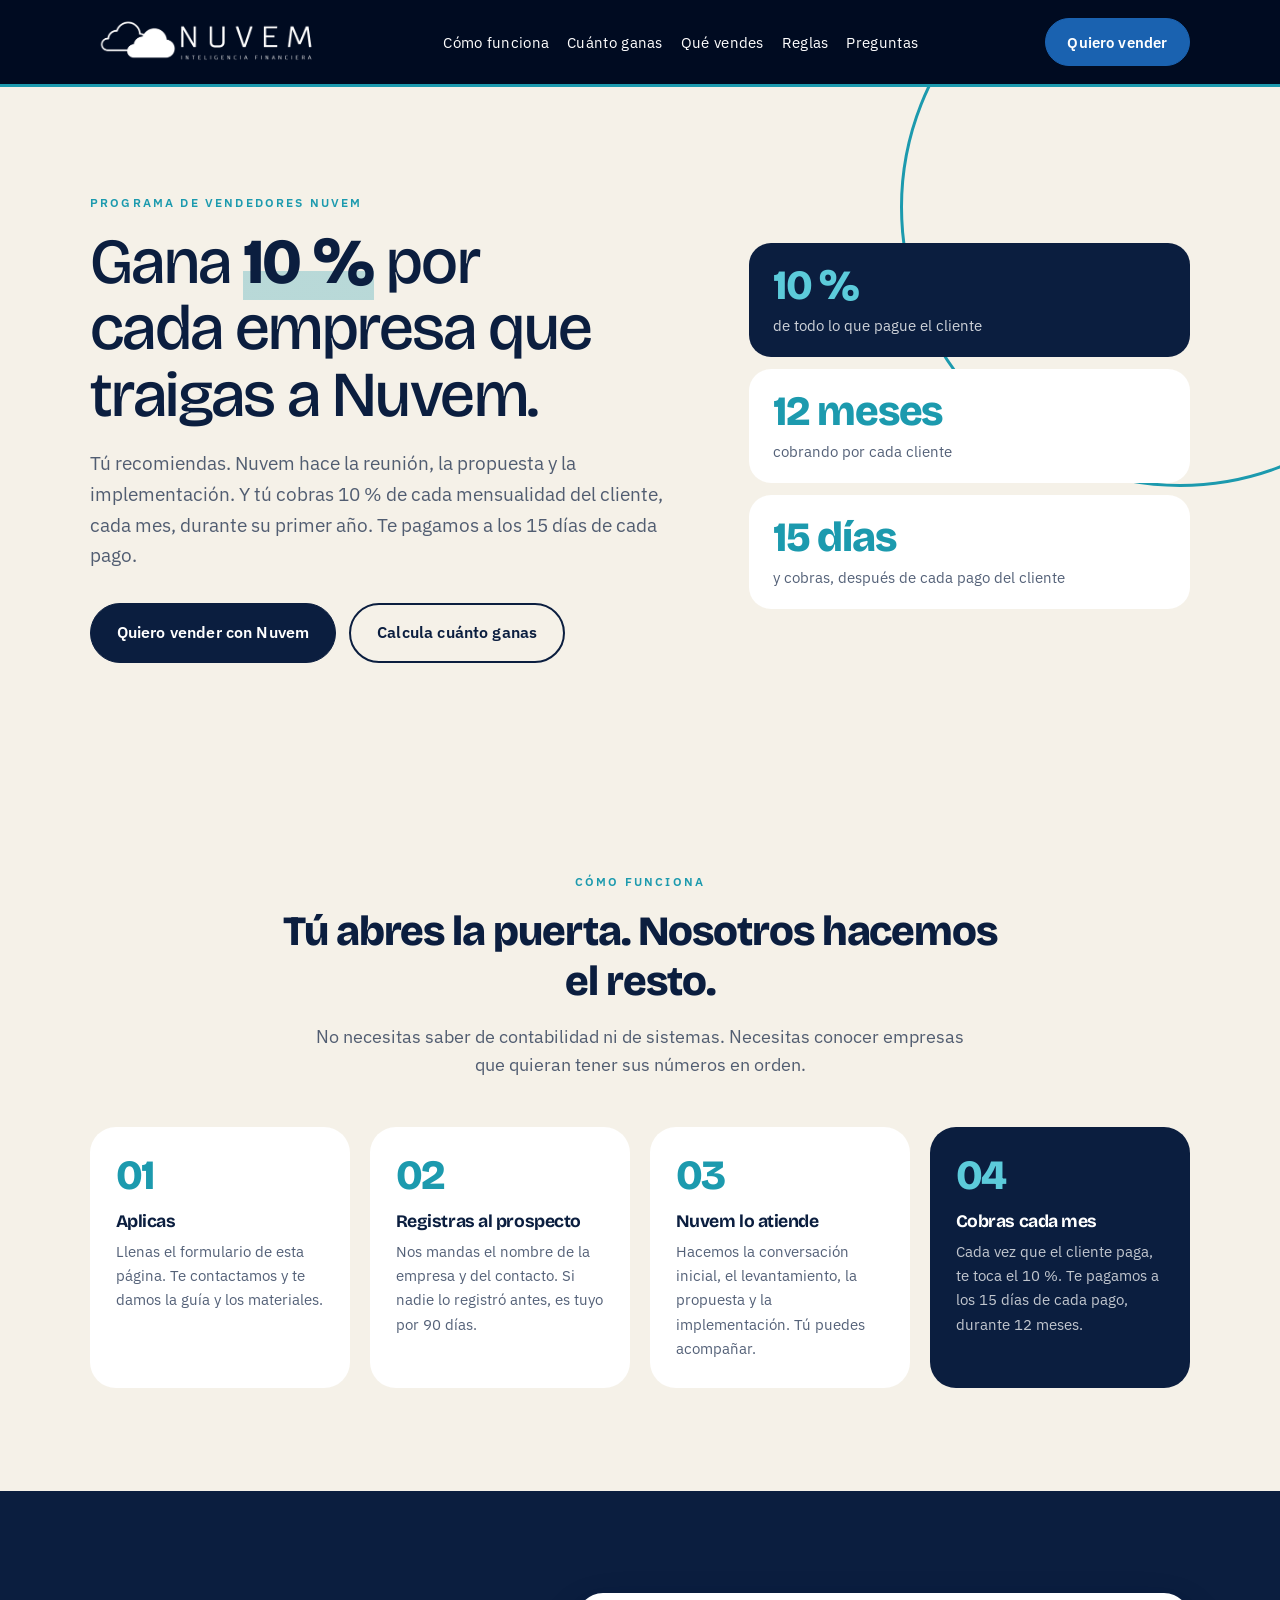
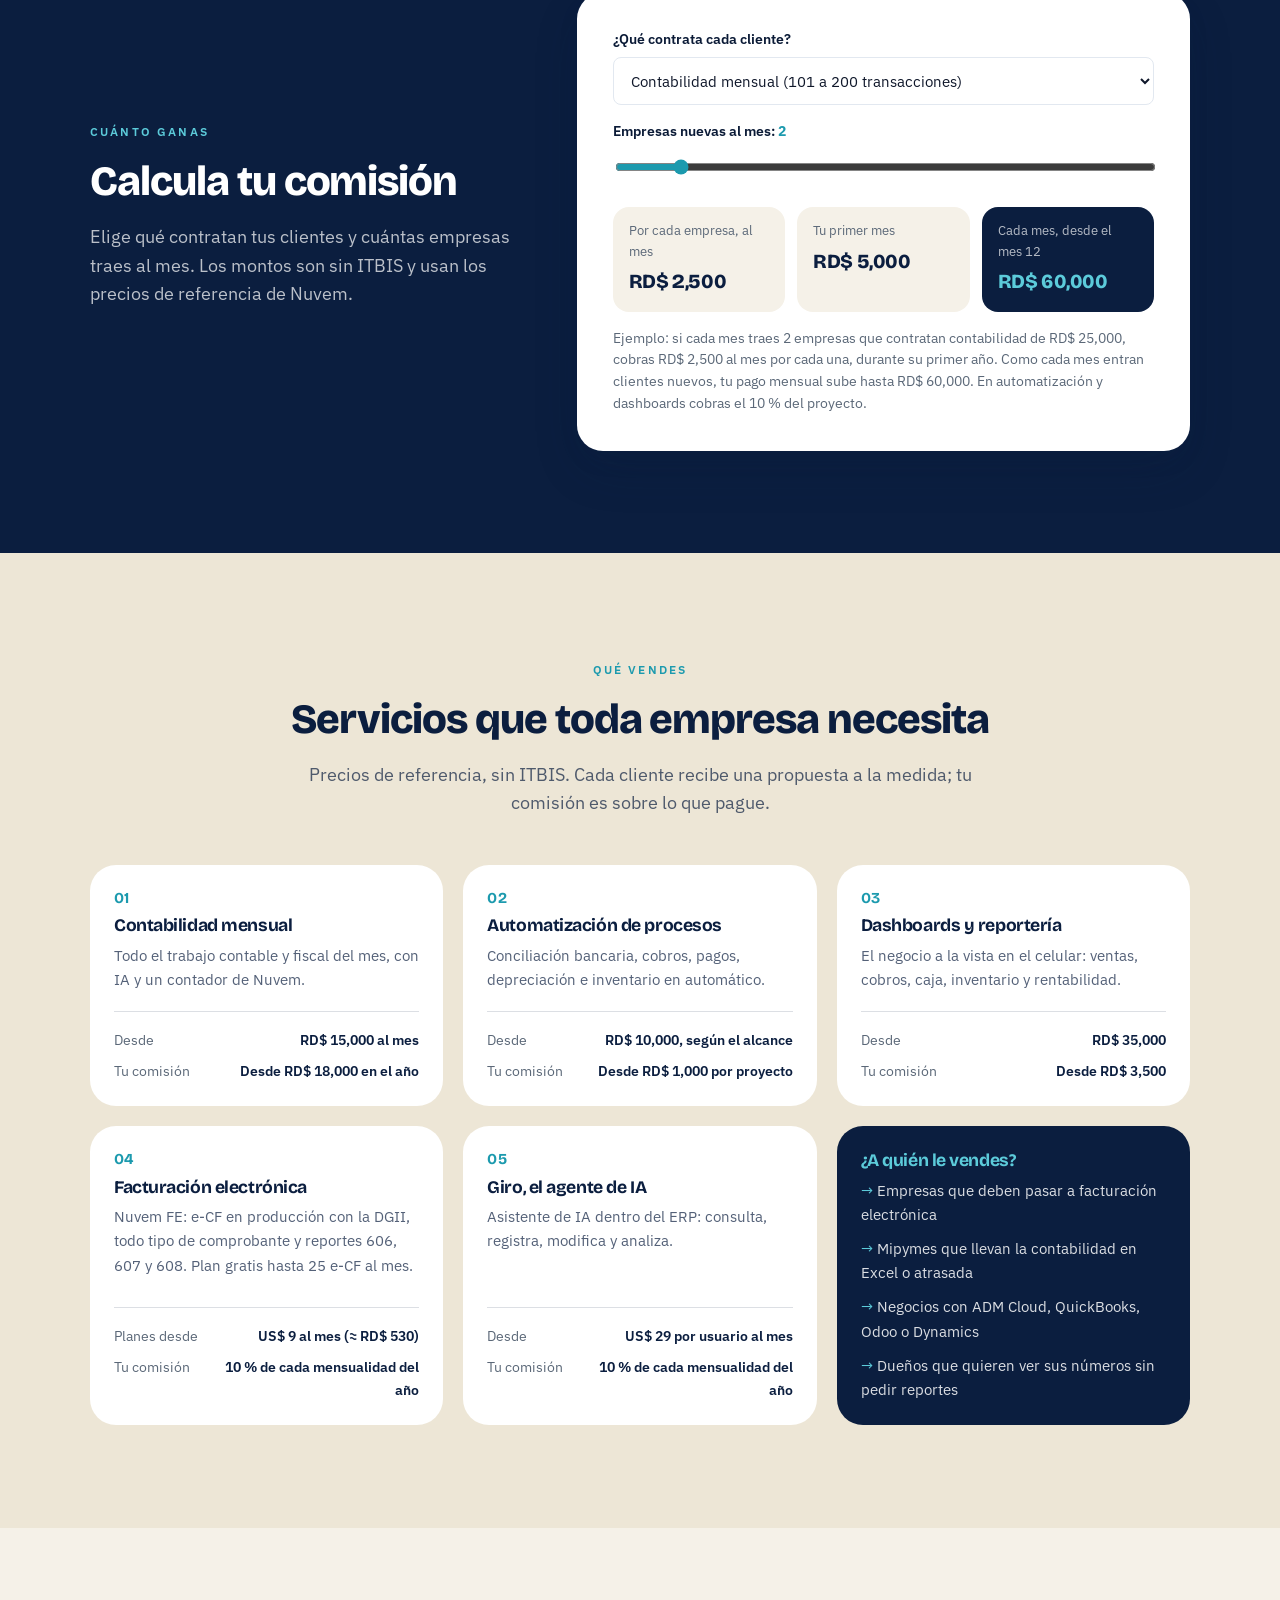
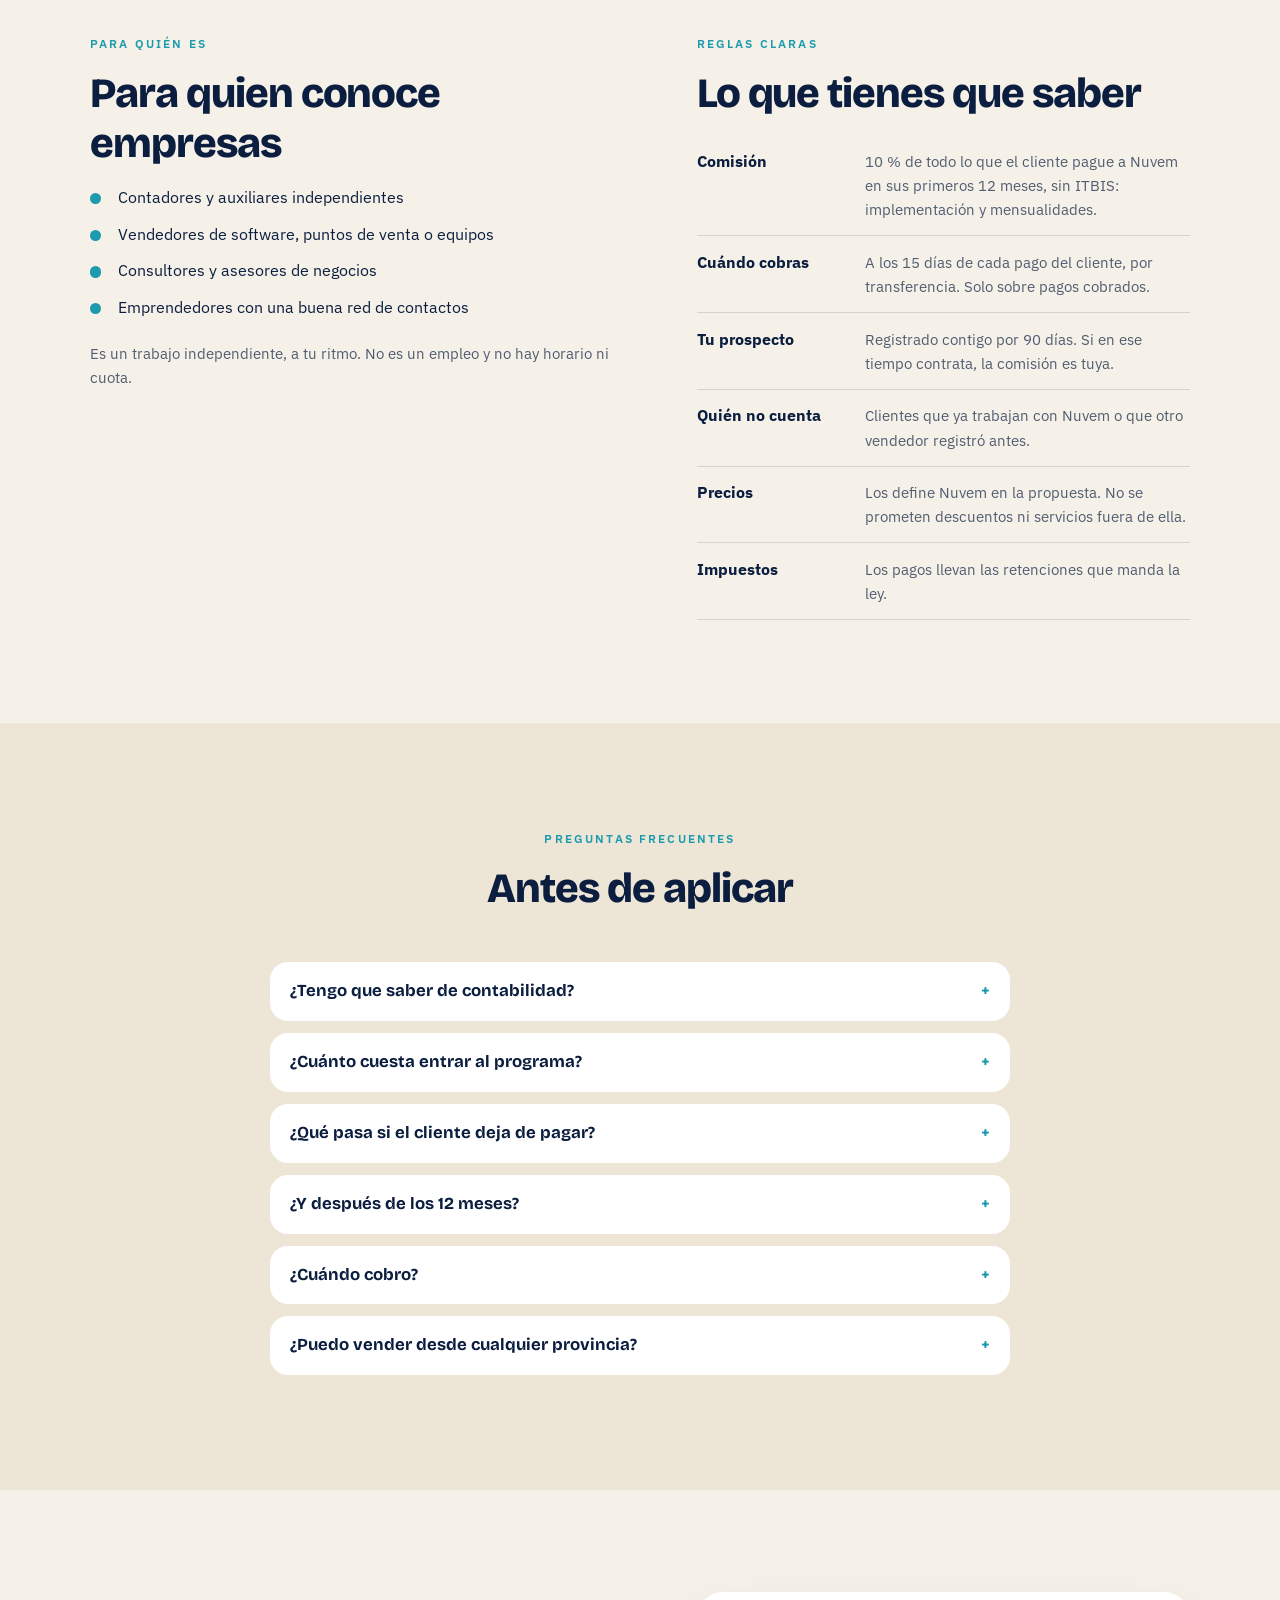
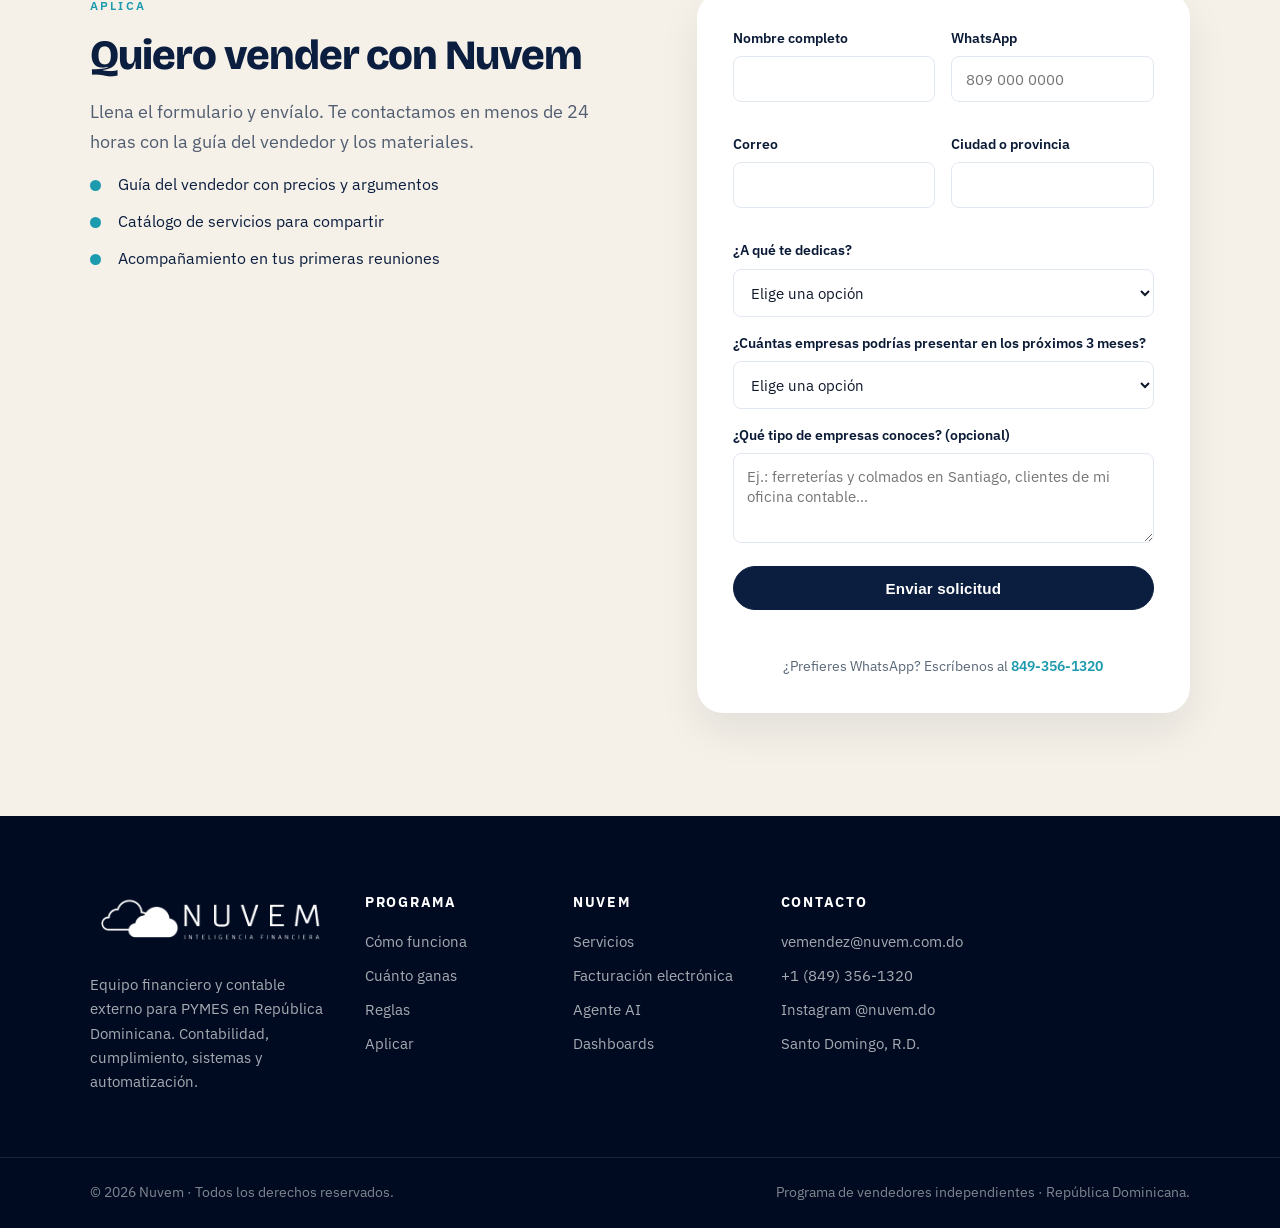
<file: vendedores.html>
<!DOCTYPE html>
<html lang="es">
<head>
  <meta charset="UTF-8" />
  <meta name="viewport" content="width=device-width, initial-scale=1.0" />
  <meta name="description" content="Programa de vendedores de Nuvem: gana 10 % de lo que paguen durante su primer año las empresas que traigas. Contabilidad, facturación electrónica, automatización, dashboards y Giro." />
  <meta name="theme-color" content="#0B1E3F" />
  <title>Vende con Nuvem · Programa de vendedores</title>

  <meta property="og:title" content="Vende con Nuvem: gana 10 % por cada empresa que traigas" />
  <meta property="og:description" content="Recomiendas, Nuvem vende e implementa, y tú cobras 10 % de lo que el cliente pague durante su primer año." />
  <meta property="og:type" content="website" />
  <meta property="og:url" content="https://nuvem.com.do/vendedores" />
  <meta property="og:image" content="https://nuvem.com.do/images/vendedores-og.png" />

  <link rel="preconnect" href="https://fonts.googleapis.com" />
  <link rel="preconnect" href="https://fonts.gstatic.com" crossorigin />
  <link href="https://fonts.googleapis.com/css2?family=Bricolage+Grotesque:opsz,wght@12..96,400;12..96,500;12..96,600;12..96,700;12..96,800&family=IBM+Plex+Sans:wght@300;400;500;600;700&family=IBM+Plex+Serif:wght@500;600&display=swap" rel="stylesheet" />

  <link rel="stylesheet" href="styles.css" />
  <link rel="stylesheet" href="vendedores.css" />

  <link rel="icon" type="image/png" href="logos/nuvem-favicon.png" />
  <link rel="apple-touch-icon" href="logos/nuvem-favicon.png" />
</head>
<body class="vpage">

  <!-- =================== NAVBAR =================== -->
  <header class="nav" id="nav">
    <div class="container nav__inner">
      <a href="index.html" class="brand" aria-label="Nuvem - Inicio">
        <img src="logos/nuvem-logo-white.png" alt="NuVEM · Inteligencia Financiera" class="brand__logo" width="200" height="60" />
      </a>

      <nav class="nav__links" id="navLinks" aria-label="Navegación del programa">
        <a href="#como-funciona">Cómo funciona</a>
        <a href="#calculadora">Cuánto ganas</a>
        <a href="#que-vendes">Qué vendes</a>
        <a href="#reglas">Reglas</a>
        <a href="#preguntas">Preguntas</a>
      </nav>

      <a href="#aplicar" class="btn btn--nav nav__cta">Quiero vender</a>

      <button class="nav__burger" id="navBurger" aria-label="Abrir menú" aria-controls="navLinks" aria-expanded="false">
        <span></span><span></span><span></span>
      </button>
    </div>
  </header>

  <!-- =================== HERO =================== -->
  <section class="vhero" id="top">
    <div class="container vhero__inner">
      <div class="vhero__copy">
        <p class="eyebrow">Programa de vendedores Nuvem</p>
        <h1 class="vhero__title">Gana <span>10 %</span> por cada empresa que traigas a Nuvem.</h1>
        <p class="vhero__sub">Tú recomiendas. Nuvem hace la reunión, la propuesta y la implementación. Y tú cobras 10 % de cada mensualidad del cliente, cada mes, durante su primer año. Te pagamos a los 15 días de cada pago.</p>
        <div class="vhero__actions">
          <a href="#aplicar" class="btn btn--v btn--lg">Quiero vender con Nuvem</a>
          <a href="#calculadora" class="btn btn--vo btn--lg">Calcula cuánto ganas</a>
        </div>
      </div>
      <dl class="vhero__stats">
        <div><dt>10 %</dt><dd>de todo lo que pague el cliente</dd></div>
        <div><dt>12 meses</dt><dd>cobrando por cada cliente</dd></div>
        <div><dt>15 días</dt><dd>y cobras, después de cada pago del cliente</dd></div>
      </dl>
    </div>
  </section>

  <!-- =================== CÓMO FUNCIONA =================== -->
  <section class="section section--light" id="como-funciona">
    <div class="container">
      <div class="section__head section__head--center">
        <p class="eyebrow eyebrow--dark">Cómo funciona</p>
        <h2 class="section__title">Tú abres la puerta. Nosotros hacemos el resto.</h2>
        <p class="section__sub">No necesitas saber de contabilidad ni de sistemas. Necesitas conocer empresas que quieran tener sus números en orden.</p>
      </div>
      <ol class="vsteps" role="list">
        <li><span class="vsteps__n">1</span><h3>Aplicas</h3><p>Llenas el formulario de esta página. Te contactamos y te damos la guía y los materiales.</p></li>
        <li><span class="vsteps__n">2</span><h3>Registras al prospecto</h3><p>Nos mandas el nombre de la empresa y del contacto. Si nadie lo registró antes, es tuyo por 90 días.</p></li>
        <li><span class="vsteps__n">3</span><h3>Nuvem lo atiende</h3><p>Hacemos la conversación inicial, el levantamiento, la propuesta y la implementación. Tú puedes acompañar.</p></li>
        <li><span class="vsteps__n">4</span><h3>Cobras cada mes</h3><p>Cada vez que el cliente paga, te toca el 10 %. Te pagamos a los 15 días de cada pago, durante 12 meses.</p></li>
      </ol>
    </div>
  </section>

  <!-- =================== CALCULADORA =================== -->
  <section class="section section--dark" id="calculadora">
    <div class="container vcalc">
      <div class="vcalc__intro">
        <p class="eyebrow">Cuánto ganas</p>
        <h2 class="section__title">Calcula tu comisión</h2>
        <p class="section__sub">Elige qué contratan tus clientes y cuántas empresas traes al mes. Los montos son sin ITBIS y usan los precios de referencia de Nuvem.</p>
      </div>
      <div class="vcalc__card">
        <div class="field">
          <label for="calcService">¿Qué contrata cada cliente?</label>
          <select id="calcService">
            <option value="25000|0">Contabilidad mensual (101 a 200 transacciones)</option>
            <option value="15000|0">Contabilidad mensual (hasta 100 transacciones)</option>
            <option value="26410|0">Contabilidad mensual (101 a 200) + facturación electrónica Pro</option>
            <option value="0|60000">Conciliación bancaria automática</option>
            <option value="0|35000">Dashboards y reportería</option>
            <option value="1410|0">Facturación electrónica, plan Pro (US$ 24 al mes)</option>
            <option value="530|0">Facturación electrónica, plan Inicio (US$ 9 al mes)</option>
          </select>
        </div>
        <div class="field">
          <label for="calcCount">Empresas nuevas al mes: <output id="calcCountOut" for="calcCount">2</output></label>
          <input type="range" id="calcCount" min="1" max="10" step="1" value="2" />
        </div>
        <div class="vcalc__results" aria-live="polite">
          <div><span id="calcPerLabel">Por cada empresa, al mes</span><strong id="calcYear">RD$ 2,500</strong></div>
          <div><span>Tu primer mes</span><strong id="calcFirst">RD$ 5,000</strong></div>
          <div><span>Cada mes, desde el mes 12</span><strong id="calcMonth12">RD$ 60,000</strong></div>
        </div>
        <p class="vcalc__note">Ejemplo: si cada mes traes 2 empresas que contratan contabilidad de RD$ 25,000, cobras RD$ 2,500 al mes por cada una, durante su primer año. Como cada mes entran clientes nuevos, tu pago mensual sube hasta RD$ 60,000. En automatización y dashboards cobras el 10 % del proyecto.</p>
      </div>
    </div>
  </section>

  <!-- =================== QUÉ VENDES =================== -->
  <section class="section section--soft" id="que-vendes">
    <div class="container">
      <div class="section__head section__head--center">
        <p class="eyebrow eyebrow--dark">Qué vendes</p>
        <h2 class="section__title">Servicios que toda empresa necesita</h2>
        <p class="section__sub">Precios de referencia, sin ITBIS. Cada cliente recibe una propuesta a la medida; tu comisión es sobre lo que pague.</p>
      </div>
      <div class="vservices">
        <article><h3>Contabilidad mensual</h3><p>Todo el trabajo contable y fiscal del mes, con IA y un contador de Nuvem.</p><dl><div><dt>Desde</dt><dd>RD$ 15,000 al mes</dd></div><div><dt>Tu comisión</dt><dd>Desde RD$ 18,000 en el año</dd></div></dl></article>
        <article><h3>Automatización de procesos</h3><p>Conciliación bancaria, cobros, pagos, depreciación e inventario en automático.</p><dl><div><dt>Desde</dt><dd>RD$ 10,000, según el alcance</dd></div><div><dt>Tu comisión</dt><dd>Desde RD$ 1,000 por proyecto</dd></div></dl></article>
        <article><h3>Dashboards y reportería</h3><p>El negocio a la vista en el celular: ventas, cobros, caja, inventario y rentabilidad.</p><dl><div><dt>Desde</dt><dd>RD$ 35,000</dd></div><div><dt>Tu comisión</dt><dd>Desde RD$ 3,500</dd></div></dl></article>
        <article><h3>Facturación electrónica</h3><p>Nuvem FE: e-CF en producción con la DGII, todo tipo de comprobante y reportes 606, 607 y 608. Plan gratis hasta 25 e-CF al mes.</p><dl><div><dt>Planes desde</dt><dd>US$ 9 al mes (≈ RD$ 530)</dd></div><div><dt>Tu comisión</dt><dd>10 % de cada mensualidad del año</dd></div></dl></article>
        <article><h3>Giro, el agente de IA</h3><p>Asistente de IA dentro del ERP: consulta, registra, modifica y analiza.</p><dl><div><dt>Desde</dt><dd>US$ 29 por usuario al mes</dd></div><div><dt>Tu comisión</dt><dd>10 % de cada mensualidad del año</dd></div></dl></article>
        <article class="vservices__who"><h3>¿A quién le vendes?</h3><ul role="list"><li>Empresas que deben pasar a facturación electrónica</li><li>Mipymes que llevan la contabilidad en Excel o atrasada</li><li>Negocios con ADM Cloud, QuickBooks, Odoo o Dynamics</li><li>Dueños que quieren ver sus números sin pedir reportes</li></ul></article>
      </div>
    </div>
  </section>

  <!-- =================== PARA QUIÉN / REGLAS =================== -->
  <section class="section section--light" id="reglas">
    <div class="container grid-2 vrules">
      <div>
        <p class="eyebrow eyebrow--dark">Para quién es</p>
        <h2 class="section__title">Para quien conoce empresas</h2>
        <ul class="vchecks" role="list">
          <li>Contadores y auxiliares independientes</li>
          <li>Vendedores de software, puntos de venta o equipos</li>
          <li>Consultores y asesores de negocios</li>
          <li>Emprendedores con una buena red de contactos</li>
        </ul>
        <p class="vrules__aside">Es un trabajo independiente, a tu ritmo. No es un empleo y no hay horario ni cuota.</p>
      </div>
      <div>
        <p class="eyebrow eyebrow--dark">Reglas claras</p>
        <h2 class="section__title">Lo que tienes que saber</h2>
        <dl class="vterms">
          <div><dt>Comisión</dt><dd>10 % de todo lo que el cliente pague a Nuvem en sus primeros 12 meses, sin ITBIS: implementación y mensualidades.</dd></div>
          <div><dt>Cuándo cobras</dt><dd>A los 15 días de cada pago del cliente, por transferencia. Solo sobre pagos cobrados.</dd></div>
          <div><dt>Tu prospecto</dt><dd>Registrado contigo por 90 días. Si en ese tiempo contrata, la comisión es tuya.</dd></div>
          <div><dt>Quién no cuenta</dt><dd>Clientes que ya trabajan con Nuvem o que otro vendedor registró antes.</dd></div>
          <div><dt>Precios</dt><dd>Los define Nuvem en la propuesta. No se prometen descuentos ni servicios fuera de ella.</dd></div>
          <div><dt>Impuestos</dt><dd>Los pagos llevan las retenciones que manda la ley.</dd></div>
        </dl>
      </div>
    </div>
  </section>

  <!-- =================== PREGUNTAS =================== -->
  <section class="section section--soft" id="preguntas">
    <div class="container vfaq">
      <div class="section__head section__head--center">
        <p class="eyebrow eyebrow--dark">Preguntas frecuentes</p>
        <h2 class="section__title">Antes de aplicar</h2>
      </div>
      <details><summary>¿Tengo que saber de contabilidad?</summary><p>No. Tú presentas a Nuvem. Nuestro equipo hace la conversación inicial, explica los servicios y prepara la propuesta.</p></details>
      <details><summary>¿Cuánto cuesta entrar al programa?</summary><p>Nada. No hay cuota de entrada ni metas mínimas.</p></details>
      <details><summary>¿Qué pasa si el cliente deja de pagar?</summary><p>La comisión se calcula sobre lo que el cliente pague de verdad. Si deja de pagar o cancela, la comisión se detiene.</p></details>
      <details><summary>¿Y después de los 12 meses?</summary><p>La comisión de ese cliente termina. Por eso conviene traer clientes nuevos cada mes: tu ingreso crece mientras sigas cerrando.</p></details>
      <details><summary>¿Cuándo cobro?</summary><p>A los 15 días de cada pago del cliente. Si el cliente paga el día 1, cobras el día 16. Con cada pago recibes el detalle: qué pagó y cuánto te toca.</p></details>
      <details><summary>¿Puedo vender desde cualquier provincia?</summary><p>Sí. Las reuniones con los clientes se pueden hacer por videollamada en todo el país.</p></details>
    </div>
  </section>

  <!-- =================== APLICAR =================== -->
  <section class="section section--light" id="aplicar">
    <div class="container grid-2 vapply">
      <div>
        <p class="eyebrow eyebrow--dark">Aplica</p>
        <h2 class="section__title">Quiero vender con Nuvem</h2>
        <p class="lead">Llena el formulario y envíalo. Te contactamos en menos de 24 horas con la guía del vendedor y los materiales.</p>
        <ul class="vchecks" role="list">
          <li>Guía del vendedor con precios y argumentos</li>
          <li>Catálogo de servicios para compartir</li>
          <li>Acompañamiento en tus primeras reuniones</li>
        </ul>
      </div>
      <form class="contact-form" id="applyForm" novalidate>
        <div class="field-row">
          <div class="field"><label for="fName">Nombre completo</label><input id="fName" name="nombre" autocomplete="name" required /></div>
          <div class="field"><label for="fPhone">WhatsApp</label><input id="fPhone" name="whatsapp" type="tel" autocomplete="tel" placeholder="809 000 0000" required /></div>
        </div>
        <div class="field-row">
          <div class="field"><label for="fEmail">Correo</label><input id="fEmail" name="correo" type="email" autocomplete="email" required /></div>
          <div class="field"><label for="fCity">Ciudad o provincia</label><input id="fCity" name="ciudad" autocomplete="address-level2" required /></div>
        </div>
        <div class="field">
          <label for="fRole">¿A qué te dedicas?</label>
          <select id="fRole" name="ocupacion" required>
            <option value="">Elige una opción</option>
            <option>Contador o auxiliar contable</option>
            <option>Vendedor de software o puntos de venta</option>
            <option>Consultor o asesor de negocios</option>
            <option>Vendedor en otra área</option>
            <option>Otro</option>
          </select>
        </div>
        <div class="field">
          <label for="fCount">¿Cuántas empresas podrías presentar en los próximos 3 meses?</label>
          <select id="fCount" name="empresas" required>
            <option value="">Elige una opción</option>
            <option>1 a 3</option>
            <option>4 a 10</option>
            <option>Más de 10</option>
          </select>
        </div>
        <div class="field">
          <label for="fNotes">¿Qué tipo de empresas conoces? (opcional)</label>
          <textarea id="fNotes" name="notas" placeholder="Ej.: ferreterías y colmados en Santiago, clientes de mi oficina contable…"></textarea>
        </div>
        <input type="text" name="_honey" tabindex="-1" autocomplete="off" aria-hidden="true" style="position:absolute;left:-9999px;width:1px;height:1px;opacity:0" />
        <button type="submit" class="btn btn--v btn--full">Enviar solicitud</button>
        <p class="form-note" id="applyNote" role="status"></p>
        <p class="vapply__alt">¿Prefieres WhatsApp? Escríbenos al <a class="vapply__mail" href="https://wa.me/18493561320" target="_blank" rel="noopener noreferrer">849-356-1320</a></p>
      </form>
    </div>
  </section>

  <!-- =================== FOOTER =================== -->
  <footer class="footer">
    <div class="container footer__grid">
      <div class="footer__brand">
        <a href="index.html" class="brand brand--light">
          <img src="logos/nuvem-logo-white.png" alt="NuVEM · Inteligencia Financiera" class="brand__logo" width="200" height="60" />
        </a>
        <p>Equipo financiero y contable externo para PYMES en República Dominicana. Contabilidad, cumplimiento, sistemas y automatización.</p>
      </div>
      <div>
        <h4>Programa</h4>
        <ul role="list">
          <li><a href="#como-funciona">Cómo funciona</a></li>
          <li><a href="#calculadora">Cuánto ganas</a></li>
          <li><a href="#reglas">Reglas</a></li>
          <li><a href="#aplicar">Aplicar</a></li>
        </ul>
      </div>
      <div>
        <h4>Nuvem</h4>
        <ul role="list">
          <li><a href="index.html#pilares">Servicios</a></li>
          <li><a href="index.html#ecf">Facturación electrónica</a></li>
          <li><a href="index.html#agente">Agente AI</a></li>
          <li><a href="index.html#dashboards">Dashboards</a></li>
        </ul>
      </div>
      <div>
        <h4>Contacto</h4>
        <ul role="list" class="footer__contact">
          <li><a href="mailto:vemendez@nuvem.com.do">vemendez@nuvem.com.do</a></li>
          <li><a href="https://wa.me/18493561320" target="_blank" rel="noopener noreferrer">+1 (849) 356-1320</a></li>
          <li><a href="https://instagram.com/nuvem.do" target="_blank" rel="noopener noreferrer">Instagram @nuvem.do</a></li>
          <li>Santo Domingo, R.D.</li>
        </ul>
      </div>
    </div>
    <div class="footer__bottom">
      <div class="container">
        <span>© <span id="year">2026</span> Nuvem · Todos los derechos reservados.</span>
        <span>Programa de vendedores independientes · República Dominicana.</span>
      </div>
    </div>
  </footer>

  <script src="vendedores.js"></script>
</body>
</html>
</file>
<file: styles.css>
/* =========================================================
   NUVEM · Inteligencia Financiera
   Landing page styles
   ========================================================= */

/* ---------- Design tokens ---------- */
:root {
  --navy-900: #0A1A36;
  --navy-800: #0B1E3F;
  --navy-700: #142B54;
  --navy-600: #1B3A6B;
  --navy-500: #2C4F87;

  /* Naranja Nuvem: el mismo de ecf.nuvem.com.do (antes dorado). */
  --gold-500: #E07030;
  --gold-600: #C85E22;
  --gold-100: #FCEBDD;

  /* Acción: el azul de Nuvem FE. Un solo botón principal en los dos sitios. */
  --action: #1A62B0;
  --action-hover: #124C8C;

  --accent: #E07030;
  --header-bg: #000B21;

  --teal-500: #3FB6C9;

  --ink-900: #0F172A;
  --ink-700: #334155;
  --ink-500: #5B6878;
  --ink-300: #CBD5E1;
  --ink-200: #E2E8F0;
  --ink-100: #F1F5F9;
  --ink-50:  #F8FAFC;

  --white: #FFFFFF;
  --bg-soft: #F4F6FB;

  --shadow-sm: 0 1px 2px rgba(15, 23, 42, .06), 0 1px 3px rgba(15, 23, 42, .04);
  --shadow-md: 0 4px 14px rgba(11, 30, 63, .08), 0 2px 6px rgba(11, 30, 63, .05);
  --shadow-lg: 0 20px 50px -10px rgba(11, 30, 63, .25), 0 10px 25px -5px rgba(11, 30, 63, .12);

  --radius-sm: 8px;
  --radius-md: 14px;
  --radius-lg: 22px;
  --radius-xl: 28px;

  --container: 1180px;

  --font-sans: 'IBM Plex Sans', system-ui, -apple-system, "Segoe UI", Roboto, sans-serif;
  --font-display: 'IBM Plex Serif', Georgia, serif;

  --ease: cubic-bezier(.22, .8, .36, 1);
}

/* ---------- Base ---------- */
*,
*::before,
*::after {
  box-sizing: border-box;
}

html {
  scroll-behavior: smooth;
  scroll-padding-top: 112px;
}

body {
  margin: 0;
  overflow-x: clip;
  font-family: var(--font-sans);
  font-size: 16px;
  line-height: 1.6;
  color: var(--ink-700);
  background: var(--white);
  -webkit-font-smoothing: antialiased;
  -moz-osx-font-smoothing: grayscale;
}

h1, h2, h3, h4 {
  color: var(--ink-900);
  line-height: 1.2;
  margin: 0 0 .5em;
  font-weight: 700;
  letter-spacing: -0.01em;
}

h1 { font-family: var(--font-display); font-weight: 600; letter-spacing: -0.02em; }
h2 { font-family: var(--font-display); font-weight: 600; letter-spacing: -0.015em; }

p { margin: 0 0 1em; }

a {
  color: var(--navy-700);
  text-decoration: none;
  transition: color .2s var(--ease);
}
a:hover { color: var(--gold-600); }

ul { padding: 0; margin: 0; list-style: none; }

img, svg { max-width: 100%; display: block; }

.container {
  width: 100%;
  max-width: var(--container);
  margin-inline: auto;
  padding-inline: clamp(20px, 4vw, 40px);
}

/* ---------- Buttons ---------- */
.btn {
  display: inline-flex;
  align-items: center;
  justify-content: center;
  gap: .5rem;
  padding: .75rem 1.25rem;
  border-radius: var(--radius-sm);
  min-height: 44px;
  font-weight: 600;
  font-size: .95rem;
  letter-spacing: 0.01em;
  cursor: pointer;
  border: 1.5px solid transparent;
  transition: transform .15s var(--ease), box-shadow .2s var(--ease), background-color .2s var(--ease), color .2s var(--ease), border-color .2s var(--ease);
  white-space: nowrap;
}
.btn:hover { transform: translateY(-1px); }
.btn:active { transform: translateY(0); }

.btn--primary {
  background: var(--action);
  color: var(--white);
  border-color: var(--action);
}
.btn--primary:hover {
  background: var(--action-hover);
  color: var(--white);
  border-color: var(--action-hover);
}

.btn--gold {
  background: var(--gold-500);
  color: var(--navy-900);
  border-color: var(--gold-500);
}
.btn--gold:hover {
  background: var(--gold-600);
  color: var(--navy-900);
  box-shadow: 0 10px 24px rgba(230, 180, 80, .35);
}

.btn--ghost {
  background: transparent;
  color: var(--white);
  border-color: rgba(255, 255, 255, .35);
}
.btn--ghost:hover {
  background: rgba(255, 255, 255, .1);
  border-color: var(--white);
  color: var(--white);
}

.section--light .btn--ghost,
.section--soft .btn--ghost {
  color: var(--navy-800);
  border-color: rgba(11, 30, 63, .25);
}
.section--light .btn--ghost:hover,
.section--soft .btn--ghost:hover {
  background: rgba(11, 30, 63, .06);
  color: var(--navy-800);
}

.btn--lg { padding: .95rem 1.6rem; font-size: 1rem; }
.btn--full { width: 100%; }

.btn--nav {
  background: var(--action);
  color: var(--white);
  border-color: var(--action);
  border-radius: var(--radius-sm);
  font-weight: 600;
  padding: .65rem 1.35rem;
}
.btn--nav:hover {
  background: var(--action-hover);
  border-color: var(--action-hover);
  color: var(--white);
  box-shadow: none;
}

.btn--navy {
  background: var(--action);
  color: var(--white);
  border-color: var(--action);
  border-radius: var(--radius-sm);
  padding: .85rem 2rem;
  font-weight: 600;
}
.btn--navy:hover {
  background: var(--action-hover);
  border-color: var(--action-hover);
  color: var(--white);
}

/* ---------- Eyebrows ---------- */
.eyebrow {
  display: inline-block;
  font-size: .75rem;
  font-weight: 600;
  letter-spacing: 0.18em;
  text-transform: uppercase;
  color: var(--gold-500);
  margin-bottom: 1rem;
}
.eyebrow--dark { color: var(--navy-700); }
.eyebrow--gold { color: var(--gold-500); }

/* ---------- Navbar ---------- */
.nav {
  position: sticky;
  top: 0;
  z-index: 50;
  background: var(--header-bg);
  border-bottom: 3px solid var(--accent);
  box-shadow: none;
}

.nav .container {
  position: relative;
}

.nav__inner {
  display: grid;
  grid-template-columns: auto minmax(0, 1fr) auto;
  align-items: center;
  gap: 1.5rem;
  padding-block: 1rem;
}
.nav__inner .brand { justify-self: start; }
.nav__inner .nav__links { justify-self: center; }
.nav__inner .nav__cta { justify-self: end; }
.nav__inner .nav__burger { justify-self: end; }

.brand {
  display: inline-flex;
  align-items: center;
  gap: .65rem;
  color: var(--navy-800);
  font-weight: 700;
  flex-shrink: 0;
  text-decoration: none;
}
.brand:hover { color: var(--navy-800); }

.brand__logo {
  height: 52px;
  width: auto;
  display: block;
  object-fit: contain;
  transition: opacity .2s var(--ease);
}
.brand:hover .brand__logo { opacity: .85; }

.nav__links {
  display: flex;
  align-items: center;
  gap: clamp(1rem, 1.4vw, 1.25rem);
}
.nav__links a {
  font-size: .95rem;
  font-weight: 400;
  color: var(--white);
  letter-spacing: 0.02em;
}
.nav__links a { white-space: nowrap; }
.nav__links a.nav__links-m { display: none; }
.nav__links a.nav__links-hi { color: var(--gold-500); font-weight: 600; }
.nav__links a::after { display: none; }
.nav__links a:hover {
  color: rgba(255, 255, 255, .75);
}

.nav__burger {
  display: none;
  background: none;
  border: none;
  padding: .5rem;
  cursor: pointer;
  flex-direction: column;
  gap: 5px;
}
.nav__burger span {
  width: 24px;
  height: 2px;
  background: var(--white);
  border-radius: 2px;
  transition: transform .25s var(--ease), opacity .25s var(--ease);
}
.nav.is-open .nav__burger span:nth-child(1) { transform: translateY(7px) rotate(45deg); }
.nav.is-open .nav__burger span:nth-child(2) { opacity: 0; }
.nav.is-open .nav__burger span:nth-child(3) { transform: translateY(-7px) rotate(-45deg); }

/* ---------- HERO (integrado con la marca) ---------- */
.hero {
  position: relative;
  min-height: min(72vh, 640px);
  display: flex;
  align-items: center;
  justify-content: center;
  overflow: hidden;
  background: var(--header-bg);
  padding: 0;
  border-bottom: 3px solid var(--accent);
}

.hero__stage {
  position: absolute;
  inset: 0;
  z-index: 0;
}

.hero__bg {
  width: 100%;
  height: 100%;
  object-fit: cover;
  object-position: center 35%;
  transform: scale(1.04);
  filter: grayscale(25%) brightness(.65) contrast(1.05);
  opacity: .75;
}

.hero__veil {
  position: absolute;
  inset: 0;
  background: linear-gradient(
    180deg,
    rgba(0, 11, 33, .78) 0%,
    rgba(0, 11, 33, .62) 50%,
    rgba(0, 11, 33, .82) 100%
  );
}

.hero__copy {
  position: relative;
  z-index: 1;
  text-align: center;
  padding-block: clamp(4.5rem, 10vw, 6.5rem);
  max-width: 860px;
}

.hero__eyebrow {
  display: inline-block;
  font-size: .75rem;
  font-weight: 600;
  letter-spacing: 0.18em;
  text-transform: uppercase;
  color: var(--accent);
  margin: 0 0 1.1rem;
  opacity: 0;
  animation: heroFadeUp .8s var(--ease) .15s forwards;
}

.hero__title {
  font-family: var(--font-display);
  /* IBM Plex Serif es más ancha que Playfair: 3rem mantiene el título en tres renglones. */
  font-size: clamp(2rem, 4.2vw, 3rem);
  font-weight: 500;
  line-height: 1.14;
  color: var(--white);
  margin-bottom: 1.1rem;
  letter-spacing: -0.02em;
  opacity: 0;
  animation: heroFadeUp .85s var(--ease) .28s forwards;
}

.hero__subtitle {
  font-size: clamp(.98rem, 1.4vw, 1.12rem);
  font-weight: 400;
  color: rgba(255, 255, 255, .86);
  max-width: 620px;
  margin: 0 auto 1.75rem;
  line-height: 1.65;
  opacity: 0;
  animation: heroFadeUp .85s var(--ease) .42s forwards;
}

.hero__actions {
  display: flex;
  flex-wrap: wrap;
  justify-content: center;
  gap: .75rem;
  opacity: 0;
  animation: heroFadeUp .85s var(--ease) .55s forwards;
}

@keyframes heroFadeUp {
  from { opacity: 0; transform: translateY(18px); }
  to { opacity: 1; transform: translateY(0); }
}

.btn--outline {
  background: transparent;
  color: var(--header-bg);
  border: 1.5px solid rgba(0, 11, 33, .25);
  border-radius: var(--radius-sm);
  padding: .85rem 1.6rem;
  font-weight: 600;
}
.btn--outline:hover {
  background: rgba(0, 11, 33, .05);
  color: var(--header-bg);
}

.btn--outline-light {
  background: transparent;
  color: var(--white);
  border: 1.5px solid rgba(255, 255, 255, .45);
  border-radius: var(--radius-sm);
  padding: .85rem 1.6rem;
  font-weight: 600;
}
.btn--outline-light:hover {
  background: rgba(255, 255, 255, .1);
  color: var(--white);
}

.section__title--center {
  text-align: center;
  font-size: clamp(1.75rem, 3.2vw, 2.5rem);
  font-weight: 500;
  margin-bottom: 1rem;
  max-width: 780px;
  margin-inline: auto;
}

.section__head--center .section__sub {
  max-width: 680px;
  margin-inline: auto;
}

/* ---------- Ecosystem logos ---------- */
.ecosystem {
  background: var(--white);
  border-bottom: 1px solid var(--ink-200);
  padding-block: clamp(2rem, 4vw, 3rem);
  text-align: center;
  position: relative;
  z-index: 2;
}
.ecosystem .container {
  background: transparent;
  border: none;
  box-shadow: none;
  padding: 0;
}
.ecosystem__intro {
  font-size: .95rem;
  color: var(--ink-700);
  margin: 0 auto 1.5rem;
  max-width: 560px;
}
.ecosystem__logos {
  display: flex;
  flex-wrap: wrap;
  justify-content: center;
  gap: 1rem 1.5rem;
  margin-bottom: 1.25rem;
}
.eco-logo {
  display: inline-flex;
  align-items: center;
  gap: .65rem;
  padding: .75rem 1.1rem;
  background: var(--white);
  border: 1px solid var(--ink-200);
  min-width: 150px;
  justify-content: flex-start;
  transition: border-color .2s var(--ease), box-shadow .2s var(--ease);
}
.eco-logo:hover {
  border-color: var(--ink-300);
  box-shadow: var(--shadow-sm);
}
.eco-logo img {
  width: 32px;
  height: 32px;
  object-fit: contain;
  flex-shrink: 0;
}
.eco-logo__name {
  font-size: .9rem;
  font-weight: 600;
  color: var(--navy-900);
}
.ecosystem__note {
  margin: 0;
  font-size: .82rem;
  color: var(--ink-500);
}

/* ---------- Tech cards ---------- */
.tech-cards {
  display: grid;
  grid-template-columns: repeat(3, 1fr);
  gap: 1.25rem;
  margin-top: 2rem;
}
.tech-card {
  background: var(--white);
  border: 1px solid var(--ink-200);
  padding: 1.75rem 1.5rem;
  transition: transform .25s var(--ease), box-shadow .25s var(--ease);
}
.tech-card:hover {
  transform: translateY(-3px);
  box-shadow: var(--shadow-md);
}
.tech-card__icon {
  width: 48px;
  height: 48px;
  display: flex;
  align-items: center;
  justify-content: center;
  background: var(--header-bg);
  color: var(--accent);
  margin-bottom: 1.1rem;
}
.tech-card h3 {
  font-family: var(--font-sans);
  font-size: 1.15rem;
  color: var(--navy-900);
  margin-bottom: .65rem;
}
.tech-card p {
  margin: 0;
  font-size: .95rem;
  color: var(--ink-500);
  line-height: 1.65;
}

.authority-band h2 {
  max-width: 720px;
  margin-inline: auto;
}
.authority-band p {
  max-width: 640px;
  margin-inline: auto;
}

/* ---------- Problems ---------- */
.problems-grid {
  display: grid;
  grid-template-columns: repeat(3, 1fr);
  gap: 1.25rem;
  margin-top: 2.5rem;
}
.problem-card {
  border: 1px solid var(--ink-200);
  padding: 1.35rem 1.25rem;
  background: var(--white);
}
.problem-card h3 {
  font-family: var(--font-sans);
  font-size: 1.05rem;
  color: var(--navy-900);
  margin-bottom: .45rem;
}
.problem-card p {
  margin: 0;
  font-size: .92rem;
  color: var(--ink-500);
}
.problems-closer {
  text-align: center;
  margin: 2.5rem auto 0;
  max-width: 640px;
  font-size: 1.1rem;
  color: var(--navy-900);
}

/* ---------- Four pillars ---------- */
.pillars-main {
  display: grid;
  grid-template-columns: repeat(2, 1fr);
  gap: 1.25rem;
}
.pillar-main {
  background: var(--white);
  border: 1px solid var(--ink-200);
  padding: 1.75rem;
}
.pillar-main__num {
  font-family: var(--font-display);
  font-size: 1.1rem;
  color: var(--accent);
  letter-spacing: 0.08em;
  margin-bottom: .65rem;
}
.pillar-main h3 {
  font-family: var(--font-sans);
  font-size: 1.2rem;
  color: var(--navy-900);
  margin-bottom: .5rem;
}
.pillar-main > p {
  color: var(--ink-500);
  font-size: .95rem;
  margin-bottom: 1rem;
}
.pillar-main ul {
  display: flex;
  flex-direction: column;
  gap: .4rem;
}
.pillar-main li {
  position: relative;
  padding-left: 1.15rem;
  font-size: .9rem;
  color: var(--ink-700);
}
.pillar-main li::before {
  content: "›";
  position: absolute;
  left: 0;
  color: var(--accent);
  font-weight: 700;
}
.tech-note {
  margin-top: 1.75rem;
  padding: 1.15rem 1.35rem;
  border-left: 3px solid var(--accent);
  background: var(--white);
  font-size: .95rem;
  color: var(--ink-700);
}

/* ---------- Systems ---------- */
.systems-grid {
  display: grid;
  grid-template-columns: 1fr 1fr;
  gap: 1.25rem;
  margin-top: 2rem;
}
.system-card {
  background: var(--header-bg);
  color: rgba(255, 255, 255, .85);
  padding: 2rem;
}
.system-card h3 {
  font-family: var(--font-sans);
  color: var(--white);
  font-size: 1.35rem;
  margin-bottom: .75rem;
}
.system-card p {
  margin: 0;
  line-height: 1.65;
}
.systems-tags {
  display: flex;
  flex-wrap: wrap;
  justify-content: center;
  gap: .65rem;
  margin-top: 1.75rem;
}
.systems-tags li {
  border: 1px solid var(--ink-200);
  padding: .4rem .9rem;
  font-size: .85rem;
  font-weight: 600;
  color: var(--navy-800);
}

/* ---------- Cases ---------- */
.cases-grid {
  display: grid;
  grid-template-columns: repeat(3, 1fr);
  gap: 1.25rem;
  margin-top: 2rem;
}
.case-card {
  border: 1px solid var(--ink-200);
  padding: 1.5rem;
  background: var(--white);
}
.case-card__label {
  display: inline-block;
  font-size: .7rem;
  font-weight: 700;
  letter-spacing: 0.12em;
  text-transform: uppercase;
  color: var(--accent);
  margin-bottom: .75rem;
}
.case-card h3 {
  font-family: var(--font-sans);
  font-size: 1.1rem;
  margin-bottom: .55rem;
}
.case-card p {
  margin: 0;
  font-size: .92rem;
  color: var(--ink-500);
}

/* ---------- Diff ---------- */
.diff-grid {
  display: grid;
  grid-template-columns: repeat(4, 1fr);
  gap: 1.25rem;
  margin-top: 2rem;
}
.diff-card {
  border-top: 3px solid var(--header-bg);
  padding-top: 1.25rem;
}
.diff-card h3 {
  font-family: var(--font-sans);
  font-size: 1.05rem;
  margin-bottom: .45rem;
}
.diff-card p {
  margin: 0;
  font-size: .92rem;
  color: var(--ink-500);
}

/* ---------- Agente AI ---------- */
.agent {
  background: var(--white);
  border-top: 1px solid var(--ink-200);
}

.agent__layout {
  display: grid;
  grid-template-columns: 1fr 1.35fr;
  gap: clamp(2rem, 4vw, 3rem);
  align-items: start;
  margin-top: 2rem;
}

.agent__demo-note { margin: 0; font-size: .9rem; color: var(--ink-500, #5B6878); max-width: 34rem; }

.agent__intro .lead {
  margin-bottom: 1.25rem;
}

.agent__promises {
  display: flex;
  flex-direction: column;
  gap: .65rem;
  margin-bottom: 1.75rem;
}

.agent__promises li {
  position: relative;
  padding-left: 1.25rem;
  font-size: .95rem;
  color: var(--ink-700);
}

.agent__promises li::before {
  content: "›";
  position: absolute;
  left: 0;
  color: var(--accent);
  font-weight: 700;
}

.agent__capabilities {
  display: grid;
  grid-template-columns: 1fr 1fr;
  gap: 1rem;
}

.agent-card {
  border: 1px solid var(--ink-200);
  background: var(--ink-50);
  padding: 1.25rem 1.15rem;
}

.agent-card h3 {
  font-family: var(--font-sans);
  font-size: 1rem;
  color: var(--navy-900);
  margin-bottom: .4rem;
}

.agent-card p {
  margin: 0;
  font-size: .9rem;
  color: var(--ink-500);
  line-height: 1.55;
}

.agent__footnote {
  margin-top: 2rem;
  padding: 1.15rem 1.35rem;
  border-left: 3px solid var(--accent);
  background: var(--ink-50);
  font-size: .95rem;
  color: var(--ink-700);
}

/* ---------- Facturación electrónica (e-CF) ---------- */
.ecf {
  background: var(--white);
  border-top: 1px solid var(--ink-200);
}

.ecf__layout {
  display: grid;
  grid-template-columns: 1fr 1.05fr;
  gap: clamp(2rem, 4vw, 3.25rem);
  align-items: center;
  margin-top: 2rem;
}

.ecf__intro .lead {
  margin-bottom: 1.25rem;
}

.ecf__actions {
  display: flex;
  flex-wrap: wrap;
  gap: .75rem;
  margin-bottom: .85rem;
}

.ecf__visual {
  margin: 0;
  background: var(--header-bg);
  overflow: hidden;
  border: 1px solid var(--ink-200);
}

.ecf__visual img {
  width: 100%;
  height: 100%;
  max-height: 420px;
  object-fit: cover;
  object-position: center 40%;
}

.ecf__visual figcaption {
  margin: 0;
  padding: .7rem 1rem;
  color: rgba(255, 255, 255, .62);
  font-size: .75rem;
  letter-spacing: .04em;
}

.ecf__capabilities {
  display: grid;
  grid-template-columns: repeat(2, 1fr);
  gap: 1rem;
  margin-top: 2.25rem;
}

.ecf-card {
  border: 1px solid var(--ink-200);
  background: var(--ink-50);
  padding: 1.25rem 1.15rem;
}

.ecf-card h3 {
  font-family: var(--font-sans);
  font-size: 1rem;
  color: var(--navy-900);
  margin-bottom: .4rem;
}

.ecf-card p {
  margin: 0;
  font-size: .9rem;
  color: var(--ink-500);
  line-height: 1.55;
}

/* ---------- Dashboards ---------- */
.dashboards__intro {
  display: flex;
  flex-wrap: wrap;
  align-items: center;
  justify-content: space-between;
  gap: 1.25rem 2rem;
  margin: 0 auto 1.75rem;
  max-width: 820px;
}
.dashboards__promises {
  margin-bottom: 0;
}
.dashboard-frame {
  margin: 0;
  background: var(--header-bg);
  border-radius: var(--radius-lg);
  overflow: hidden;
  border: 1px solid rgba(255, 255, 255, .08);
  box-shadow: var(--shadow-lg);
}
.dashboard-frame__chrome {
  display: flex;
  align-items: center;
  gap: .4rem;
  padding: .7rem 1rem;
}
.dashboard-frame__chrome span {
  width: 8px;
  height: 8px;
  border-radius: 50%;
  background: rgba(255, 255, 255, .22);
}
.dashboard-frame__chrome p {
  margin: 0 0 0 .65rem;
  color: rgba(255, 255, 255, .55);
  font-size: .75rem;
  letter-spacing: .04em;
}
/* Tablero propio (dashboard.js): sin Power BI ni bibliotecas externas. */
.dash {
  --dash-s1: #1A62B0;      /* serie 1: azul de acción */
  --dash-s2: #E07030;      /* serie 2: naranja Nuvem */
  --dash-tot: #142B54;     /* saldos: navy */
  --dash-ok: #155C34;
  --dash-err: #9B1C14;
  background: #F3F6FB;
  padding: clamp(14px, 2.4vw, 24px);
  color: var(--ink-700);
  font-size: .92rem;
  line-height: 1.45;
  text-align: left;
}
.dash__bar {
  display: flex;
  flex-wrap: wrap;
  align-items: flex-end;
  justify-content: space-between;
  gap: 12px 20px;
  margin-bottom: 14px;
}
.dash__tabs {
  display: inline-flex;
  gap: 2px;
  max-width: 100%;
  overflow-x: auto;
  padding: 3px;
  background: var(--white);
  border: 1px solid var(--ink-200);
  border-radius: var(--radius-sm);
}
.dash__tabs button {
  min-height: 40px;
  padding: 8px 14px;
  border: 0;
  border-radius: 6px;
  background: transparent;
  color: var(--ink-500);
  font: inherit;
  font-weight: 600;
  white-space: nowrap;
  cursor: pointer;
}
.dash__tabs button:hover { color: var(--ink-900); background: var(--ink-100); }
.dash__tabs button[aria-selected="true"] {
  background: var(--navy-800);
  color: var(--white);
  box-shadow: inset 0 -2px 0 var(--gold-500);
}
.dash__filters { display: flex; flex-wrap: wrap; gap: 10px 14px; }
.dash__filters label {
  display: flex;
  flex-direction: column;
  gap: 4px;
  font-size: .78rem;
  font-weight: 600;
  color: var(--ink-500);
}
.dash__filters select {
  min-height: 40px;
  padding: 6px 10px;
  border: 1px solid var(--ink-300);
  border-radius: var(--radius-sm);
  background: var(--white);
  color: var(--ink-900);
  font: inherit;
  font-size: .9rem;
}
.dash :focus-visible { outline: 3px solid var(--action); outline-offset: 2px; }
.dash__aviso {
  margin: 0 0 12px;
  padding: 8px 12px;
  border-left: 4px solid var(--action);
  border-radius: var(--radius-sm);
  background: #E7F0FB;
  color: #0E4E92;
  font-size: .85rem;
}
.dash__kpis {
  display: grid;
  grid-template-columns: repeat(4, minmax(0, 1fr));
  gap: 12px;
  margin-bottom: 12px;
}
.dash-kpi, .dash-card {
  min-width: 0;
  background: var(--white);
  border: 1px solid var(--ink-200);
  border-radius: 12px;
}
.dash-kpi { padding: 12px 14px; }
.dash-kpi p { margin: 0; }
.dash-kpi .dash-kpi__v {
  margin: 2px 0;
  font-size: clamp(1.1rem, 2.1vw, 1.55rem);
  font-weight: 600;
  color: var(--ink-900);
  font-variant-numeric: tabular-nums;
  white-space: nowrap;
}
.dash-kpi__k { font-size: .8rem; color: var(--ink-500); }
.dash-kpi__d { font-size: .78rem; color: var(--ink-500); }
.dash-kpi__d .sube { color: var(--dash-ok); font-weight: 600; }
.dash-kpi__d .baja { color: var(--dash-err); font-weight: 600; }
.dash__grid {
  display: grid;
  grid-template-columns: minmax(0, 1.55fr) minmax(0, 1fr);
  gap: 12px;
}
.dash-card { padding: 14px 16px 12px; }
.dash-card h3 {
  margin: 0;
  font-family: var(--font-sans);
  font-size: .98rem;
  font-weight: 600;
  color: var(--ink-900);
  letter-spacing: 0;
}
.dash-card__sub { margin: 2px 0 8px; font-size: .78rem; color: var(--ink-500); }
.dash-leg { display: flex; flex-wrap: wrap; gap: 4px 14px; margin: 0 0 6px; padding: 0; list-style: none; font-size: .8rem; color: var(--ink-700); }
.dash-leg li { display: inline-flex; align-items: center; gap: 6px; }
.dash-key { display: inline-block; width: 10px; height: 10px; border-radius: 3px; flex: 0 0 auto; }
.dash-key.s1 { background: var(--dash-s1); }
.dash-key.s2 { background: var(--dash-s2); }
.dash-key.tot { background: var(--dash-tot); }
.dash-chart { position: relative; min-height: 220px; }
.dash-chart svg { display: block; max-width: 100%; height: auto; overflow: visible; }
.dash-grid { stroke: var(--ink-200); stroke-width: 1; }
.dash-base { stroke: var(--ink-300); stroke-width: 1; }
.dash-tick { fill: var(--ink-500); font-size: 11px; font-family: var(--font-sans); }
.dash-val { fill: var(--ink-900); font-size: 11px; font-weight: 600; font-family: var(--font-sans); font-variant-numeric: tabular-nums; }
.dash-mark.s1 { fill: var(--dash-s1); }
.dash-mark.s2 { fill: var(--dash-s2); }
.dash-mark.tot { fill: var(--dash-tot); }
.dash-mark { transition: opacity .15s; }
.dim .dash-mark { opacity: .35; }
.dash-line { fill: none; stroke: var(--dash-s1); stroke-width: 2; stroke-linejoin: round; stroke-linecap: round; }
.dash-dot { fill: var(--dash-s1); stroke: var(--white); stroke-width: 2; }
.dash-cross { stroke: var(--ink-500); stroke-width: 1; stroke-dasharray: 3 3; }
.dash-link { stroke: var(--ink-300); stroke-width: 1; stroke-dasharray: 2 2; }
.dash .dash-hit { fill: transparent; outline: none; }
.dash .dash-hit:focus-visible { outline: none; fill: rgba(26, 98, 176, .08); stroke: var(--action); stroke-width: 2; }
.dash-tip {
  position: absolute;
  top: 0;
  z-index: 2;
  display: flex;
  flex-direction: column;
  gap: 2px;
  padding: 8px 10px;
  border-radius: var(--radius-sm);
  background: var(--navy-900);
  color: var(--white);
  font-size: .78rem;
  line-height: 1.35;
  white-space: nowrap;
  pointer-events: none;
  box-shadow: var(--shadow-md);
}
.dash-tip[hidden] { display: none; }
.dash-tip span { display: flex; align-items: center; gap: 6px; }
.dash-tip b { margin-left: auto; padding-left: 10px; font-variant-numeric: tabular-nums; }
.dash-pl, .dash-datos table { width: 100%; border-collapse: collapse; font-size: .85rem; font-variant-numeric: tabular-nums; }
.dash-pl th, .dash-pl td, .dash-datos th, .dash-datos td { padding: 7px 4px; border-bottom: 1px solid var(--ink-100); text-align: left; font-weight: 400; color: var(--ink-700); }
.dash-pl thead th, .dash-datos thead th { font-size: .75rem; font-weight: 600; color: var(--ink-500); border-bottom-color: var(--ink-200); }
.dash-pl .num, .dash-datos .num { text-align: right; white-space: nowrap; }
.dash-pl tr.sub th, .dash-pl tr.sub td { font-weight: 600; color: var(--ink-900); }
.dash-pl tr.tot th, .dash-pl tr.tot td { font-weight: 700; color: var(--ink-900); border-top: 2px solid var(--ink-900); border-bottom: 0; }
.dash-datos { margin-top: 8px; font-size: .8rem; }
.dash-datos summary { cursor: pointer; color: var(--action); font-weight: 600; width: fit-content; }
.dash-datos__wrap { max-height: 220px; overflow: auto; margin-top: 6px; }
.dash-hgroup + .dash-hgroup { margin-top: 14px; }
.dash-hgroup__t { display: flex; justify-content: space-between; gap: 10px; margin: 0 0 6px; font-weight: 600; color: var(--ink-900); font-size: .85rem; }
.dash-hgroup__t span { display: inline-flex; align-items: center; gap: 6px; }
.dash-hgroup__t b { font-variant-numeric: tabular-nums; }
.dash-hbars { margin: 0; padding: 0; list-style: none; display: grid; gap: 6px; }
.dash-hbars li { display: grid; grid-template-columns: minmax(8.5rem, 11rem) minmax(0, 1fr) 3.2rem; align-items: center; gap: 10px; font-size: .82rem; }
.dash-hbars__n { color: var(--ink-700); }
.dash-hbars__track { display: block; height: 14px; }
.dash-hbars__bar { display: block; height: 100%; border-radius: 0 4px 4px 0; }
.dash-hbars__bar.s1 { background: var(--dash-s1); }
.dash-hbars__bar.s2 { background: var(--dash-s2); }
.dash-hbars__v { text-align: right; font-variant-numeric: tabular-nums; color: var(--ink-900); }
.dash-ratios { margin: 0; display: grid; gap: 10px; }
.dash-ratios div { padding: 10px 12px; border: 1px solid var(--ink-200); border-radius: var(--radius-sm); }
.dash-ratios dt { font-size: .8rem; color: var(--ink-500); }
.dash-ratios dd { margin: 0; display: flex; flex-direction: column; }
.dash-ratios strong { font-size: 1.2rem; font-weight: 600; color: var(--ink-900); font-variant-numeric: tabular-nums; }
.dash-ratios dd span { font-size: .75rem; color: var(--ink-500); }
@media (max-width: 900px) {
  .dash__kpis { grid-template-columns: repeat(2, minmax(0, 1fr)); }
  .dash__grid { grid-template-columns: minmax(0, 1fr); }
}
@media (max-width: 640px) {
  .dash__bar { flex-direction: column; align-items: stretch; }
  .dash__tabs { display: flex; }
  .dash__tabs button { flex: 1 1 auto; padding: 8px 6px; font-size: .84rem; }
  .dash__filters { display: grid; grid-template-columns: 1fr 1fr; }
  .dash__filters select { width: 100%; font-size: .84rem; padding: 6px 4px 6px 8px; }
  .dash-kpi { padding: 10px 12px; }
  .dash-hbars li { grid-template-columns: minmax(0, 1fr) 3rem; }
  .dash-hbars__n { grid-column: 1 / -1; margin-bottom: -4px; }
}
@media (prefers-reduced-motion: reduce) { .dash-mark { transition: none; } }
.dashboards__note {
  margin: 1rem 0 0;
  text-align: center;
  font-size: .9rem;
  color: var(--ink-500);
}
.dashboards__note a {
  color: var(--navy-700);
  font-weight: 600;
}

/* ---------- Conócenos ---------- */
.conocenos {
  padding-block: clamp(4rem, 8vw, 6.5rem);
}

.grid-2--conocenos {
  align-items: center;
  gap: clamp(2rem, 5vw, 4.5rem);
}

.conocenos__photo {
  margin: 0;
  line-height: 0;
}

.conocenos__photo img {
  width: 100%;
  max-width: 420px;
  margin-inline: auto;
  aspect-ratio: 3 / 4;
  object-fit: cover;
  object-position: center top;
  display: block;
  border: 1px solid var(--ink-200);
}

.conocenos__content .section__title {
  font-size: clamp(1.65rem, 2.8vw, 2.25rem);
  margin-bottom: 1rem;
}

.conocenos__content .lead {
  margin-bottom: 1rem;
}

.conocenos__content p:last-of-type {
  margin-bottom: 1.5rem;
}

.conocenos__highlights {
  display: flex;
  flex-direction: column;
  gap: .65rem;
  margin-bottom: 2rem;
}

.conocenos__highlights li {
  position: relative;
  padding-left: 1.35rem;
  font-size: .95rem;
  color: var(--ink-700);
}

.conocenos__highlights li::before {
  content: "›";
  position: absolute;
  left: 0;
  color: var(--accent);
  font-weight: 700;
  font-size: 1.1rem;
}

/* ---------- Sections ---------- */
.section {
  padding-block: clamp(4rem, 8vw, 7rem);
}
.section--light { background: var(--white); }
.section--soft { background: var(--bg-soft); }
.section--dark {
  background: linear-gradient(180deg, var(--navy-900) 0%, var(--navy-800) 100%);
  color: rgba(255, 255, 255, .8);
  position: relative;
  overflow: hidden;
}
.section--dark::before {
  content: "";
  position: absolute;
  inset: 0;
  background:
    radial-gradient(600px 300px at 0% 0%, rgba(230, 180, 80, .08), transparent 60%),
    radial-gradient(600px 300px at 100% 100%, rgba(63, 182, 201, .06), transparent 60%);
  pointer-events: none;
}
.section--dark .section__title { color: var(--white); }

.section__head { margin-bottom: 3rem; }
.section__head--center { text-align: center; max-width: 720px; margin-inline: auto; }

.section__title {
  font-size: clamp(1.75rem, 3.4vw, 2.6rem);
  margin-bottom: 1rem;
}
.section__title--light { color: var(--white); }
.section__sub {
  font-size: 1.1rem;
  color: var(--ink-500);
}
.section--dark .section__sub { color: rgba(255, 255, 255, .7); }

.lead {
  font-size: 1.15rem;
  color: var(--ink-700);
  margin-bottom: 1rem;
}

/* ---------- Quiénes Somos ---------- */
.grid-2 {
  display: grid;
  grid-template-columns: 1.1fr 1fr;
  gap: clamp(2rem, 5vw, 4rem);
  align-items: start;
}
.grid-2--contact {
  grid-template-columns: .9fr 1.15fr;
  align-items: start;
}

.pillars {
  display: grid;
  grid-template-columns: 1fr 1fr;
  gap: 1.25rem;
  margin-top: 2rem;
}
.pillar {
  background: var(--white);
  border: 1px solid var(--ink-200);
  border-radius: var(--radius-md);
  padding: 1.25rem;
  transition: transform .25s var(--ease), box-shadow .25s var(--ease), border-color .25s var(--ease);
}
.pillar:hover {
  transform: translateY(-3px);
  box-shadow: var(--shadow-md);
  border-color: var(--ink-300);
}
.pillar__icon {
  width: 40px;
  height: 40px;
  display: flex;
  align-items: center;
  justify-content: center;
  border-radius: 10px;
  background: var(--navy-800);
  color: var(--gold-500);
  margin-bottom: .8rem;
}
.pillar h3 {
  font-family: var(--font-sans);
  font-size: 1rem;
  margin-bottom: .35rem;
  color: var(--navy-900);
}
.pillar p {
  font-size: .9rem;
  color: var(--ink-500);
  margin: 0;
}

.quote-card {
  background: linear-gradient(160deg, var(--navy-800) 0%, var(--navy-900) 100%);
  color: var(--white);
  border-radius: var(--radius-lg);
  padding: clamp(1.5rem, 3vw, 2.25rem);
  box-shadow: var(--shadow-lg);
  position: relative;
  overflow: hidden;
}
.quote-card::before {
  content: "";
  position: absolute;
  top: -80px;
  right: -80px;
  width: 240px;
  height: 240px;
  border-radius: 50%;
  background: radial-gradient(circle, rgba(230, 180, 80, .18), transparent 70%);
}
.quote-card__badge {
  display: inline-block;
  background: rgba(255, 255, 255, .1);
  color: var(--gold-500);
  font-size: .72rem;
  font-weight: 600;
  letter-spacing: 0.12em;
  text-transform: uppercase;
  padding: .35rem .65rem;
  border-radius: 999px;
  margin-bottom: 1.25rem;
}
.quote-card__text {
  font-family: var(--font-display);
  font-size: clamp(1.15rem, 1.5vw, 1.4rem);
  line-height: 1.4;
  color: var(--white);
  margin-bottom: 1.5rem;
}
.quote-card__meta {
  display: flex;
  align-items: center;
  gap: .85rem;
  padding-bottom: 1.25rem;
  border-bottom: 1px solid rgba(255, 255, 255, .12);
  margin-bottom: 1.25rem;
}
.quote-card__avatar {
  width: 44px;
  height: 44px;
  border-radius: 50%;
  background: var(--gold-500);
  color: var(--navy-900);
  font-weight: 700;
  display: flex;
  align-items: center;
  justify-content: center;
  font-size: .9rem;
}
.quote-card__meta strong {
  display: block;
  font-size: .95rem;
  color: var(--white);
}
.quote-card__meta span {
  font-size: .8rem;
  color: rgba(255, 255, 255, .65);
}
.quote-card__list {
  display: flex;
  flex-direction: column;
  gap: .55rem;
}
.quote-card__list li {
  display: flex;
  gap: .55rem;
  font-size: .92rem;
  color: rgba(255, 255, 255, .85);
}
.quote-card__list span {
  color: var(--gold-500);
  font-weight: 700;
}

/* ---------- Servicios (catálogo) ---------- */
.section--catalog {
  background: var(--white);
  border-top: 1px solid var(--ink-200);
}

.services {
  display: grid;
  grid-template-columns: repeat(3, 1fr);
  gap: 1.25rem;
}
.service {
  background: var(--white);
  border: 1px solid var(--ink-200);
  border-radius: var(--radius-sm);
  padding: 1.75rem;
  transition: transform .3s var(--ease), box-shadow .3s var(--ease), border-color .3s var(--ease);
  position: relative;
}
.service:hover {
  transform: translateY(-2px);
  box-shadow: var(--shadow-md);
  border-color: var(--ink-300);
}
.service--featured {
  border-color: var(--navy-700);
  box-shadow: var(--shadow-sm);
}
.service__pill {
  position: absolute;
  top: 1.25rem;
  right: 1.25rem;
  background: var(--gold-500);
  color: var(--navy-900);
  font-size: .7rem;
  font-weight: 700;
  letter-spacing: 0.08em;
  text-transform: uppercase;
  padding: .3rem .55rem;
  border-radius: 999px;
}
.service__num {
  font-family: var(--font-display);
  font-size: 1.1rem;
  font-weight: 600;
  color: var(--navy-700);
  letter-spacing: 0.1em;
  margin-bottom: .75rem;
}
.service h3 {
  font-family: var(--font-sans);
  font-size: 1.2rem;
  color: var(--ink-900);
  margin-bottom: .55rem;
}
.service p {
  color: var(--ink-500);
  font-size: .95rem;
  margin-bottom: 1.1rem;
}
.service ul {
  display: flex;
  flex-direction: column;
  gap: .5rem;
}
.service ul li {
  position: relative;
  padding-left: 1.25rem;
  font-size: .92rem;
  color: var(--ink-700);
}
.service ul li::before {
  content: "›";
  position: absolute;
  left: 0;
  color: var(--accent);
  font-weight: 700;
}
.service--wide {
  grid-column: span 3;
  display: grid;
  grid-template-columns: 1fr 1.5fr;
  gap: 2rem;
  align-items: center;
}
.service--wide ul.service__tags {
  display: flex;
  flex-direction: row;
  flex-wrap: wrap;
  gap: .5rem;
}
.service__tags li {
  padding: .4rem .8rem;
  background: var(--ink-50);
  border: 1px solid var(--ink-200);
  border-radius: 999px;
  font-size: .85rem;
  color: var(--ink-700);
}
.service__tags li::before { display: none; }
.service__tags li { padding-left: .8rem; }

/* ---------- Programa de vendedores ---------- */
.sellers {
  background: radial-gradient(120% 90% at 70% 30%, #16305A 0%, var(--navy-800) 60%, #081733 100%);
  color: rgba(255, 255, 255, .78);
}
.sellers__inner {
  display: grid;
  grid-template-columns: minmax(0, 1.25fr) minmax(0, 1fr);
  gap: clamp(2.5rem, 6vw, 5rem);
  align-items: center;
}
.sellers .section__title span { color: var(--gold-500); }
.sellers__lead { font-size: 1.1rem; max-width: 36em; margin: 0 0 2rem; }
.sellers__steps { list-style: none; margin: 0 0 2.25rem; padding: 0; }
.sellers__steps li {
  display: grid;
  grid-template-columns: 3rem minmax(0, 1fr);
  gap: 1rem;
  padding: 1rem 0;
  border-top: 1px solid rgba(255, 255, 255, .14);
}
.sellers__steps li:last-child { border-bottom: 1px solid rgba(255, 255, 255, .14); }
.sellers__steps span { font-size: 1.5rem; font-weight: 300; color: var(--gold-500); line-height: 1.2; }
.sellers__steps strong { display: block; color: var(--white); font-size: 1.05rem; margin-bottom: .15rem; }
.sellers__steps p { margin: 0; font-size: .95rem; color: rgba(255, 255, 255, .62); }
.sellers__actions { display: flex; flex-wrap: wrap; align-items: center; gap: 1rem 1.5rem; }
.sellers__more { color: var(--white); font-weight: 600; text-decoration: none; border-bottom: 1px solid rgba(230, 180, 80, .5); }
.sellers__more:hover { color: var(--gold-500); }
.sellers__stat {
  border: 1px solid rgba(255, 255, 255, .14);
  border-radius: var(--radius-lg);
  padding: clamp(1.75rem, 4vw, 2.75rem);
  text-align: center;
  background: rgba(255, 255, 255, .03);
}
.sellers__big {
  margin: 0;
  font-size: clamp(5.5rem, 12vw, 8.5rem);
  font-weight: 200;
  line-height: .9;
  letter-spacing: -.04em;
  color: var(--white);
}
.sellers__big small { font-size: .4em; vertical-align: .95em; letter-spacing: 0; }
.sellers__unit { margin: .9rem 0 0; font-size: .8rem; letter-spacing: .45em; text-transform: uppercase; color: var(--white); }
.sellers__stat hr { width: 56px; height: 2px; border: 0; background: var(--accent); margin: 1.75rem auto; }
.sellers__stat dl { margin: 0; text-align: left; }
.sellers__stat dl div {
  display: flex;
  justify-content: space-between;
  gap: 1rem;
  padding: .8rem 0;
  border-top: 1px solid rgba(255, 255, 255, .14);
}
.sellers__stat dl div:last-child { border-bottom: 1px solid rgba(255, 255, 255, .14); }
.sellers__stat dt { color: rgba(255, 255, 255, .78); }
.sellers__stat dd { margin: 0; color: var(--white); font-variant-numeric: tabular-nums; white-space: nowrap; }
.sellers__stat .is-hi dt, .sellers__stat .is-hi dd { color: var(--gold-500); font-weight: 600; }
.sellers__note { margin: 1.25rem 0 0; font-size: .85rem; color: rgba(255, 255, 255, .55); }
@media (max-width: 980px) {
  .sellers__inner { grid-template-columns: minmax(0, 1fr); }
  .sellers__stat { max-width: 520px; width: 100%; margin-inline: auto; }
}

/* =========================================================
   Diseño de la campaña de vendedores (crema, azul y turquesa)
   Igual a los posts: fondo crema, Bricolage Grotesque, turquesa.
   ========================================================= */
.vpage, .sellers {
  --v-cream: #F5F1E8;
  --v-cream-2: #EDE6D6;
  --v-navy: #0B1E3F;
  --v-teal: #1C9AAE;
  --v-teal-l: #5CCBDA;
  --v-teal-s: rgba(28, 154, 174, .28);
  --v-ink: rgba(11, 30, 63, .7);
  --v-line: rgba(11, 30, 63, .14);
  --v-font: 'Bricolage Grotesque', 'Inter', system-ui, sans-serif;
}
.vpage { background: var(--v-cream); }
.vpage .nav { border-bottom-color: var(--v-teal); }
.vpage .nav__cta { border-radius: 999px; }
.vpage h1, .vpage h2, .vpage h3, .vpage .section__title,
.sellers h2, .sellers .section__title {
  font-family: var(--v-font);
  letter-spacing: -.025em;
}
.vpage h2, .vpage .section__title { font-weight: 800; color: var(--v-navy); }
.vpage h3 { font-weight: 700; color: var(--v-navy); }
.vpage .eyebrow, .vpage .eyebrow--dark, .sellers .eyebrow { color: var(--v-teal); }
.vpage .section__sub, .vpage .lead { color: var(--v-ink); }
.vpage .section--light { background: var(--v-cream); }
.vpage .section--soft { background: var(--v-cream-2); }

/* Botones */
.btn--v { background: var(--v-navy); color: #fff; border-color: var(--v-navy); }
.btn--v:hover { background: #142B54; color: #fff; box-shadow: 0 10px 24px rgba(11, 30, 63, .25); }
.btn--vo { background: transparent; color: var(--v-navy); border: 2px solid var(--v-navy); }
.btn--vo:hover { background: rgba(11, 30, 63, .06); color: var(--v-navy); }
/* Vendedores conserva la forma de píldora de sus posts. */
.btn--v, .btn--vo { border-radius: 999px; }

/* Hero */
.vpage .vhero {
  background: var(--v-cream);
  border-bottom: 0;
  color: var(--v-ink);
  position: relative;
  overflow: hidden;
}
.vpage .vhero::after {
  content: "";
  position: absolute;
  width: 560px; height: 560px;
  right: -180px; top: -160px;
  border: 3px solid var(--v-teal);
  border-radius: 50%;
  pointer-events: none;
}
.vpage .vhero__inner { position: relative; z-index: 1; }
.vpage .vhero__title {
  font-family: var(--v-font);
  font-weight: 500;
  color: var(--v-navy);
  font-size: clamp(2.4rem, 5.4vw, 4rem);
  line-height: 1.04;
}
.vpage .vhero__title span {
  font-weight: 800;
  color: var(--v-navy);
  background: linear-gradient(transparent 62%, var(--v-teal-s) 62%);
}
.vpage .vhero__sub { color: var(--v-ink); }
.vpage .vhero__stats { background: transparent; border: 0; gap: .75rem; border-radius: 0; }
.vpage .vhero__stats div { background: #fff; border-radius: 22px; padding: 1.25rem 1.5rem; }
.vpage .vhero__stats div:first-child { background: var(--v-navy); }
.vpage .vhero__stats dt { font-family: var(--v-font); font-weight: 800; color: var(--v-teal); letter-spacing: -.03em; font-size: 2.6rem; }
.vpage .vhero__stats div:first-child dt { color: var(--v-teal-l); }
.vpage .vhero__stats dd { color: var(--v-ink); }
.vpage .vhero__stats div:first-child dd { color: rgba(255, 255, 255, .8); }

/* Pasos */
.vpage .vsteps li { background: #fff; border: 0; border-radius: 26px; padding: 1.75rem 1.6rem; }
.vpage .vsteps li:last-child { background: var(--v-navy); }
.vpage .vsteps li:last-child h3 { color: #fff; }
.vpage .vsteps li:last-child p { color: rgba(255, 255, 255, .75); }
.vpage .vsteps__n {
  width: auto; height: auto; background: none; border-radius: 0;
  font-family: var(--v-font); font-size: 2.6rem; font-weight: 800; letter-spacing: -.04em;
  color: var(--v-teal); line-height: 1; margin-bottom: .9rem;
}
.vpage .vsteps__n::before { content: "0"; }
.vpage .vsteps li:last-child .vsteps__n { color: var(--v-teal-l); }
.vpage .vsteps p { color: var(--v-ink); }

/* Calculadora */
.vpage .section--dark { background: var(--v-navy); }
.vpage .section--dark::before { display: none; }
.vpage .section--dark .section__title { color: #fff; }
.vpage .section--dark .eyebrow { color: var(--v-teal-l); }
.vpage .section--dark .section__sub { color: rgba(255, 255, 255, .72); }
.vpage .vcalc__card { border-radius: 26px; }
.vpage .vcalc__card output { color: var(--v-teal); }
.vpage .vcalc__card input[type="range"] { accent-color: var(--v-teal); }
.vpage .vcalc__results div { background: var(--v-cream); border-radius: 16px; }
.vpage .vcalc__results div:nth-child(3) { background: var(--v-navy); }
.vpage .vcalc__results div:nth-child(3) span { color: rgba(255, 255, 255, .7); }
.vpage .vcalc__results div:nth-child(3) strong { color: var(--v-teal-l); }
.vpage .vcalc__results strong { font-family: var(--v-font); font-weight: 800; color: var(--v-navy); letter-spacing: -.02em; }

/* Servicios */
.vpage .vservices { counter-reset: svc; }
.vpage .vservices article { border: 0; border-radius: 26px; }
.vpage .vservices article:not(.vservices__who) h3::before {
  counter-increment: svc;
  content: "0" counter(svc);
  display: block;
  font-size: .95rem; font-weight: 700; letter-spacing: .02em;
  color: var(--v-teal); margin-bottom: .5rem;
}
.vpage .vservices p { color: var(--v-ink); }
.vpage .vservices dl { border-top-color: var(--v-line); }
.vpage .vservices dd { color: var(--v-navy); }
.vpage .vservices__who { background: var(--v-navy) !important; }
.vpage .vservices__who h3 { color: var(--v-teal-l); }
.vpage .vservices__who li::before { color: var(--v-teal-l); }

/* Reglas y listas */
.vpage .vchecks li { color: var(--v-navy); }
.vpage .vchecks li::before { background: var(--v-teal); box-shadow: none; width: .7rem; height: .7rem; top: .5em; }
.vpage .vterms div { border-bottom-color: var(--v-line); }
.vpage .vterms dt { color: var(--v-navy); }
.vpage .vterms dd, .vpage .vrules__aside { color: var(--v-ink); }

/* Preguntas */
.vpage .vfaq details { border: 0; border-radius: 18px; }
.vpage .vfaq summary { color: var(--v-navy); font-family: var(--v-font); font-weight: 700; font-size: 1.05rem; }
.vpage .vfaq summary::after { color: var(--v-teal); }
.vpage .vfaq summary:focus-visible { outline-color: var(--v-teal); }

/* Formulario */
.vpage .contact-form { border: 0; border-radius: 26px; box-shadow: 0 18px 40px rgba(11, 30, 63, .08); }
.vpage .field input:focus, .vpage .field select:focus, .vpage .field textarea:focus {
  border-color: var(--v-teal);
  box-shadow: 0 0 0 4px rgba(28, 154, 174, .15);
}
.vpage .vapply__mail { color: var(--v-teal); }

/* Sección de vendedores en la página principal */
.sellers { background: var(--v-cream) !important; color: var(--v-ink) !important; position: relative; overflow: hidden; }
.sellers::after {
  content: "";
  position: absolute;
  width: 460px; height: 460px;
  right: -230px; top: -250px;
  border: 3px solid var(--v-teal);
  border-radius: 50%;
  pointer-events: none;
}
.sellers .sellers__inner { position: relative; z-index: 1; }
@media (max-width: 980px) {
  .vpage .vhero::after, .sellers::after { display: none; }
}
.sellers .section__title { color: var(--v-navy) !important; font-weight: 500; }
.sellers .section__title span { color: var(--v-navy) !important; font-weight: 800; background: linear-gradient(transparent 62%, var(--v-teal-s) 62%); }
.sellers .sellers__steps li { border-color: var(--v-line) !important; }
.sellers .sellers__steps span { color: var(--v-teal) !important; font-family: var(--v-font); font-weight: 800; }
.sellers .sellers__steps strong { color: var(--v-navy) !important; }
.sellers .sellers__steps p { color: var(--v-ink) !important; }
.sellers .sellers__more { color: var(--v-navy) !important; border-bottom-color: var(--v-teal) !important; }
.sellers .sellers__more:hover { color: var(--v-teal) !important; }
.sellers .sellers__stat { background: var(--v-navy) !important; border: 0 !important; border-radius: 28px; }
.sellers .sellers__big { font-family: var(--v-font); font-weight: 800 !important; color: #fff !important; }
.sellers .sellers__big small { color: var(--v-teal-l); }
.sellers .sellers__stat hr { background: var(--v-teal) !important; }
.sellers .sellers__stat .is-hi dt, .sellers .sellers__stat .is-hi dd { color: var(--v-teal-l) !important; }

/* ---------- Precios ---------- */
.pricing-grid {
  display: grid;
  grid-template-columns: minmax(0, 1fr) minmax(0, 1.2fr);
  gap: 1.5rem;
  align-items: stretch;
}
.price-card {
  min-width: 0;
  background: var(--white);
  border: 1px solid var(--ink-200);
  border-radius: var(--radius-lg);
  padding: clamp(1.5rem, 3vw, 2rem);
  box-shadow: var(--shadow-sm);
  display: flex;
  flex-direction: column;
  gap: 1.25rem;
  transition: box-shadow .25s var(--ease), transform .25s var(--ease);
}
.price-card:hover {
  box-shadow: var(--shadow-md);
}
.price-card header h3 {
  font-family: var(--font-sans);
  font-size: 1.25rem;
  margin-bottom: .35rem;
  color: var(--navy-900);
}
.price-card header p {
  color: var(--ink-500);
  font-size: .95rem;
  margin: 0;
}

.price-table {
  width: 100%;
  border-collapse: collapse;
  font-size: .95rem;
}
.price-table th {
  text-align: left;
  font-size: .75rem;
  text-transform: uppercase;
  letter-spacing: 0.08em;
  color: var(--ink-500);
  font-weight: 600;
  padding: .65rem 0;
  border-bottom: 1px solid var(--ink-200);
}
.price-table td {
  padding: .8rem 0;
  border-bottom: 1px solid var(--ink-100);
  color: var(--ink-700);
}
.price-table td:last-child { text-align: right; }
.price-table tr:last-child td { border-bottom: none; }
.price-table__highlight td {
  background: linear-gradient(90deg, rgba(230, 180, 80, .12), transparent);
  border-radius: 6px;
  color: var(--navy-900);
}
.price-table strong { color: var(--navy-900); font-weight: 700; }

.tier-grid {
  display: grid;
  grid-template-columns: repeat(3, 1fr);
  gap: .75rem;
  margin-top: .5rem;
}
.tier {
  position: relative;
  border: 1px solid var(--ink-200);
  border-radius: var(--radius-md);
  padding: 1.1rem 1rem;
  background: var(--ink-50);
  display: flex;
  flex-direction: column;
  gap: .35rem;
  transition: transform .2s var(--ease), border-color .2s var(--ease);
}
.tier:hover { transform: translateY(-2px); border-color: var(--ink-300); }
.tier__name {
  font-family: var(--font-display);
  font-size: 1.1rem;
  font-weight: 600;
  color: var(--navy-800);
}
.tier__price {
  font-size: .85rem;
  color: var(--ink-500);
  display: block;
  margin-bottom: .6rem;
}
.tier__price strong {
  font-family: var(--font-display);
  font-size: 1.35rem;
  color: var(--navy-900);
  font-weight: 700;
  display: inline-block;
  margin: 0 .15rem;
}
.tier__price small {
  font-size: .75rem;
  color: var(--ink-500);
}
.tier ul {
  display: flex;
  flex-direction: column;
  gap: .35rem;
  font-size: .85rem;
  color: var(--ink-700);
}
.tier ul li::before {
  content: "·";
  margin-right: .4rem;
  color: var(--gold-500);
  font-weight: 700;
}
.tier--featured {
  background: linear-gradient(160deg, var(--navy-800), var(--navy-900));
  color: var(--white);
  border-color: var(--navy-800);
}
.tier--featured .tier__name,
.tier--featured .tier__price,
.tier--featured ul { color: var(--white); }
.tier--featured .tier__price strong { color: var(--gold-500); }
.tier--featured ul li::before { color: var(--gold-500); }
.tier__badge {
  position: absolute;
  top: -10px;
  left: 1rem;
  background: var(--gold-500);
  color: var(--navy-900);
  font-size: .7rem;
  font-weight: 700;
  letter-spacing: 0.08em;
  text-transform: uppercase;
  padding: .25rem .55rem;
  border-radius: 999px;
}

.price-foot {
  text-align: center;
  margin-top: 2rem;
  color: var(--ink-500);
  font-size: .95rem;
}
.price-foot a {
  color: var(--navy-800);
  font-weight: 600;
}

/* ---------- Proceso ---------- */
.process {
  display: grid;
  grid-template-columns: repeat(5, 1fr);
  gap: 1.25rem;
  counter-reset: step;
}
.process__step {
  background: var(--white);
  border-radius: var(--radius-md);
  padding: 1.5rem;
  border: 1px solid var(--ink-200);
  position: relative;
  transition: transform .25s var(--ease), box-shadow .25s var(--ease);
}
.process__step:hover {
  transform: translateY(-3px);
  box-shadow: var(--shadow-md);
}
.process__num {
  width: 38px;
  height: 38px;
  border-radius: 50%;
  background: var(--navy-800);
  color: var(--gold-500);
  display: flex;
  align-items: center;
  justify-content: center;
  font-family: var(--font-display);
  font-weight: 700;
  font-size: 1.1rem;
  margin-bottom: 1rem;
}
.process__step h3 {
  font-family: var(--font-sans);
  font-size: 1.05rem;
  color: var(--navy-900);
  margin-bottom: .4rem;
}
.process__step p {
  font-size: .9rem;
  color: var(--ink-500);
  margin: 0;
}

/* ---------- CTA Band ---------- */
.cta-band {
  background: var(--header-bg);
  color: var(--white);
}
.cta-band__inner {
  display: flex;
  flex-direction: column;
  align-items: center;
  text-align: center;
  gap: 1.5rem;
  padding-block: clamp(3rem, 6vw, 4.5rem);
  max-width: 780px;
  margin-inline: auto;
}
.cta-band h2 {
  color: var(--white);
  font-family: var(--font-display);
  font-size: clamp(1.5rem, 2.6vw, 2.1rem);
  font-weight: 500;
  line-height: 1.3;
  margin: 0;
}
.cta-band p {
  color: rgba(255, 255, 255, .8);
  margin: 0;
  max-width: 560px;
}
.cta-band__actions {
  display: flex;
  flex-wrap: wrap;
  justify-content: center;
  gap: .75rem;
}

.pricing-grid--single {
  grid-template-columns: 1fr;
  max-width: 560px;
  width: 100%;
  margin-inline: auto;
}
.pricing-grid--single .price-card {
  width: 100%;
}

/* ---------- Contacto ---------- */
.contact-info {
  display: flex;
  flex-direction: column;
  gap: 1rem;
  margin-top: 2rem;
}
.contact-info li {
  display: flex;
  gap: 1rem;
  align-items: flex-start;
}
.contact-info__icon {
  width: 40px;
  height: 40px;
  border-radius: 10px;
  background: var(--ink-100);
  color: var(--navy-800);
  display: flex;
  align-items: center;
  justify-content: center;
  flex-shrink: 0;
}
.contact-info strong {
  display: block;
  color: var(--navy-900);
  font-size: .85rem;
  margin-bottom: .15rem;
}
.contact-info a,
.contact-info span {
  font-size: .95rem;
  color: var(--ink-700);
}

.contact-form,
.calendly-card {
  background: var(--white);
  border-radius: var(--radius-lg);
  padding: clamp(1.5rem, 3vw, 2.25rem);
  border: 1px solid var(--ink-200);
  box-shadow: var(--shadow-md);
}
.calendly-card {
  padding: .35rem .35rem 0;
  min-height: 700px;
  overflow: hidden;
}
.calendly-card .calendly-inline-widget,
.calendly-card iframe {
  min-width: 280px;
  height: 700px;
}
.calendly-fallback {
  margin: 0;
  padding: 2rem 1.25rem;
  text-align: center;
  font-size: .95rem;
}
.calendly-fallback[hidden] { display: none; }
.calendly-fallback a {
  color: var(--navy-700);
  font-weight: 600;
}
.field,
.field-row {
  margin-bottom: 1rem;
}
.field-row {
  display: grid;
  grid-template-columns: 1fr 1fr;
  gap: 1rem;
}
.field label {
  display: block;
  font-size: .85rem;
  font-weight: 600;
  color: var(--navy-900);
  margin-bottom: .4rem;
}
.field input,
.field select,
.field textarea {
  width: 100%;
  padding: .75rem .85rem;
  border: 1.5px solid var(--ink-200);
  border-radius: var(--radius-sm);
  font-family: inherit;
  font-size: .95rem;
  color: var(--ink-900);
  background: var(--white);
  transition: border-color .2s var(--ease), box-shadow .2s var(--ease);
}
.field textarea { resize: vertical; min-height: 90px; }
.field input:focus,
.field select:focus,
.field textarea:focus {
  outline: none;
  border-color: var(--navy-700);
  box-shadow: 0 0 0 4px rgba(20, 43, 84, .12);
}
.field input.is-error,
.field select.is-error,
.field textarea.is-error {
  border-color: #dc2626;
  box-shadow: 0 0 0 4px rgba(220, 38, 38, .1);
}

.form-note {
  margin-top: .85rem;
  font-size: .9rem;
  text-align: center;
  color: var(--ink-500);
  min-height: 1.2em;
}
.form-note.is-success { color: #16a34a; font-weight: 600; }
.form-note.is-error { color: #dc2626; font-weight: 600; }

/* ---------- Footer ---------- */
.footer {
  background: var(--header-bg);
  color: rgba(255, 255, 255, .7);
  padding-top: clamp(3rem, 6vw, 5rem);
}
.footer__grid {
  display: grid;
  grid-template-columns: 1.4fr 1fr 1fr 1.2fr 1fr;
  gap: 2.5rem;
  padding-bottom: 3rem;
}
.footer h4 {
  color: var(--white);
  font-family: var(--font-sans);
  font-size: .9rem;
  text-transform: uppercase;
  letter-spacing: 0.12em;
  margin-bottom: 1.25rem;
}
.footer ul {
  display: flex;
  flex-direction: column;
  gap: .65rem;
}
.footer ul a,
.footer ul li {
  color: rgba(255, 255, 255, .65);
  font-size: .92rem;
}
.footer ul a:hover { color: var(--gold-500); }
.footer__brand p {
  font-size: .95rem;
  color: rgba(255, 255, 255, .65);
  max-width: 320px;
  margin-top: 1rem;
}
.brand--light {
  color: var(--white);
}
.brand--light:hover { color: var(--white); }
.brand--light .brand__logo {
  height: 56px;
}

.footer__contact li {
  display: flex;
  gap: .4rem;
}

.footer__bottom {
  border-top: 1px solid rgba(255, 255, 255, .1);
  padding-block: 1.5rem;
  font-size: .85rem;
  color: rgba(255, 255, 255, .5);
}
.footer__bottom .container {
  display: flex;
  justify-content: space-between;
  flex-wrap: wrap;
  gap: 1rem;
}

/* ---------- Reveal on scroll ---------- */
.reveal {
  opacity: 0;
  transform: translateY(20px);
  transition: opacity .7s var(--ease), transform .7s var(--ease);
}
.reveal.is-visible {
  opacity: 1;
  transform: translateY(0);
}

/* ---------- Responsive ---------- */
@media (max-width: 1100px) {
  .process { grid-template-columns: repeat(3, 1fr); }
  .diff-grid { grid-template-columns: repeat(2, 1fr); }
}

@media (max-width: 980px) {
  .grid-2 { grid-template-columns: 1fr; }
  .grid-2--conocenos { grid-template-columns: 1fr; }
  .conocenos__photo img { max-width: 100%; }
  .problems-grid { grid-template-columns: 1fr 1fr; }
  .tech-cards { grid-template-columns: 1fr; }
  .agent__layout { grid-template-columns: 1fr; }
  .agent__capabilities { grid-template-columns: 1fr 1fr; }
  .ecf__layout { grid-template-columns: 1fr; }
  .ecf__capabilities { grid-template-columns: 1fr 1fr; }
  .pillars-main { grid-template-columns: 1fr; }
  .systems-grid { grid-template-columns: 1fr; }
  .cases-grid { grid-template-columns: 1fr; }
  .pricing-grid { grid-template-columns: minmax(0, 1fr); }
  .process { grid-template-columns: repeat(2, 1fr); }
  .footer__grid { grid-template-columns: 1fr 1fr; }
}

@media (max-width: 1200px) {
  .nav__inner {
    display: flex;
    justify-content: flex-end;
  }
  .nav__inner .brand { margin-right: auto; }
  .nav__inner .nav__links { justify-self: stretch; }
  .nav__links a.nav__links-m { display: block; }
  .nav__burger { display: inline-flex; }
  .brand__logo { height: 42px; }
  .brand--light .brand__logo { height: 48px; }
  .nav__links {
    position: absolute;
    top: 100%;
    left: 0;
    right: 0;
    order: unset;
    width: auto;
    background: var(--header-bg);
    border-bottom: 3px solid var(--accent);
    flex-direction: column;
    align-items: stretch;
    gap: 0;
    padding: 1rem 1.5rem 1.5rem;
    transform: translateY(-12px);
    opacity: 0;
    pointer-events: none;
    transition: transform .25s var(--ease), opacity .25s var(--ease);
  }
  .nav__links a {
    padding: .9rem 0;
    border-bottom: 1px solid rgba(255, 255, 255, .1);
    color: var(--white);
  }
  .nav.is-open .nav__links {
    transform: translateY(0);
    opacity: 1;
    pointer-events: auto;
  }
}

@media (max-width: 720px) {
  .nav__cta { display: none; }
  .price-card { padding: 1.25rem; }
  .price-table th, .price-table td { padding-inline: .25rem; }

  .problems-grid { grid-template-columns: 1fr; }
  .diff-grid { grid-template-columns: 1fr; }
  .agent__capabilities { grid-template-columns: 1fr; }
  .ecf__capabilities { grid-template-columns: 1fr; }
  .process { grid-template-columns: 1fr; }
  .footer__grid { grid-template-columns: 1fr; gap: 2rem; }
  .field-row { grid-template-columns: 1fr; }
  .pillars { grid-template-columns: 1fr; }
  .calendly-card { min-height: 680px; }
  .calendly-card .calendly-inline-widget,
  .calendly-card iframe { height: 680px; }
}

@media (prefers-reduced-motion: reduce) {
  *, *::before, *::after {
    animation-duration: .01ms !important;
    animation-iteration-count: 1 !important;
    transition-duration: .01ms !important;
    scroll-behavior: auto !important;
  }
  .reveal { opacity: 1; transform: none; }
}

/* ---------- Celular: portada y logos parejos ---------- */
@media (max-width: 640px) {
  .hero__actions { display: grid; grid-template-columns: 1fr; width: 100%; max-width: 22rem; margin-inline: auto; }
  .hero__actions .btn { width: 100%; }
  .ecosystem__logos { display: grid; grid-template-columns: repeat(2, minmax(0, 1fr)); gap: .75rem; padding-inline: max(16px, env(safe-area-inset-left, 0px)) max(16px, env(safe-area-inset-right, 0px)); }
  .ecosystem__logos .eco-logo { width: auto; min-width: 0; }
  .ecosystem__logos .eco-logo:last-child:nth-child(odd) { grid-column: 1 / -1; justify-self: center; width: calc(50% - .375rem); }
}
</file>
<file: vendedores.css>
/* =========================================================
   NUVEM · Programa de vendedores (vendedores.html)
   Usa los tokens de styles.css
   ========================================================= */

/* ---------- Hero ---------- */
.vhero {
  background:
    radial-gradient(700px 360px at 85% 10%, rgba(230, 180, 80, .14), transparent 60%),
    radial-gradient(600px 320px at 0% 100%, rgba(63, 182, 201, .10), transparent 60%),
    var(--header-bg);
  border-bottom: 3px solid var(--accent);
  color: rgba(255, 255, 255, .82);
  padding-block: clamp(3.5rem, 8vw, 6.5rem);
}
.vhero__inner {
  display: grid;
  grid-template-columns: 1.35fr 1fr;
  gap: clamp(2rem, 5vw, 4.5rem);
  align-items: center;
}
.vhero__copy { min-width: 0; }
.vhero__title {
  font-family: var(--font-display);
  font-weight: 600;
  color: var(--white);
  font-size: clamp(2.2rem, 5vw, 3.6rem);
  line-height: 1.08;
  margin-bottom: 1.25rem;
  text-wrap: balance;
}
.vhero__title span { color: var(--gold-500); }
.vhero__sub {
  font-size: clamp(1.05rem, 1.6vw, 1.2rem);
  max-width: 34em;
  margin: 0 0 2rem;
}
.vhero__actions { display: flex; flex-wrap: wrap; gap: .85rem; }
.vhero__stats {
  margin: 0;
  display: grid;
  gap: 1px;
  background: rgba(255, 255, 255, .12);
  border: 1px solid rgba(255, 255, 255, .12);
  border-radius: var(--radius-md);
  overflow: hidden;
}
.vhero__stats div {
  background: rgba(10, 26, 54, .92);
  padding: 1.25rem 1.5rem;
}
.vhero__stats dt {
  font-family: var(--font-display);
  font-size: 2.2rem;
  font-weight: 600;
  color: var(--gold-500);
  line-height: 1.1;
}
.vhero__stats dd { margin: .25rem 0 0; font-size: .95rem; }

/* ---------- Pasos ---------- */
.vsteps {
  list-style: none;
  margin: 0;
  padding: 0;
  display: grid;
  grid-template-columns: repeat(4, minmax(0, 1fr));
  gap: 1.25rem;
}
.vsteps li {
  border: 1px solid var(--ink-200);
  border-radius: var(--radius-md);
  padding: 1.5rem;
  background: var(--white);
}
.vsteps__n {
  display: inline-flex;
  width: 2.25rem;
  height: 2.25rem;
  align-items: center;
  justify-content: center;
  border-radius: 50%;
  background: var(--navy-800);
  color: var(--gold-500);
  font-weight: 700;
  margin-bottom: 1rem;
}
.vsteps h3 { font-size: 1.1rem; margin-bottom: .4rem; }
.vsteps p { margin: 0; font-size: .95rem; }

/* ---------- Calculadora ---------- */
.vcalc {
  position: relative;
  display: grid;
  grid-template-columns: 1fr 1.45fr;
  gap: clamp(2rem, 5vw, 4rem);
  align-items: center;
}
.vcalc__intro { min-width: 0; }
.vcalc__card {
  background: var(--white);
  border-radius: var(--radius-lg);
  padding: clamp(1.5rem, 3vw, 2.25rem);
  box-shadow: var(--shadow-lg);
  color: var(--ink-700);
  min-width: 0;
}
.vcalc__card output { color: var(--navy-800); font-weight: 700; }
.vcalc__card input[type="range"] {
  padding: 0;
  border: 0;
  accent-color: var(--navy-800);
  height: 2rem;
}
.vcalc__results {
  display: grid;
  grid-template-columns: repeat(3, minmax(0, 1fr));
  gap: .75rem;
  margin: .5rem 0 1rem;
}
.vcalc__results div {
  background: var(--bg-soft);
  border-radius: var(--radius-sm);
  padding: .9rem 1rem;
}
.vcalc__results span { display: block; font-size: .8rem; color: var(--ink-500); }
.vcalc__results strong {
  display: block;
  font-size: 1.25rem;
  color: var(--navy-800);
  font-variant-numeric: tabular-nums;
  white-space: nowrap;
  margin-top: .2rem;
}
.vcalc__note { font-size: .85rem; color: var(--ink-500); margin: 0; }

/* ---------- Servicios ---------- */
.vservices {
  display: grid;
  grid-template-columns: repeat(3, minmax(0, 1fr));
  gap: 1.25rem;
}
.vservices article {
  background: var(--white);
  border: 1px solid var(--ink-200);
  border-radius: var(--radius-md);
  padding: 1.5rem;
  display: flex;
  flex-direction: column;
}
.vservices h3 { font-size: 1.1rem; margin-bottom: .4rem; }
.vservices p { font-size: .95rem; margin: 0 0 1.25rem; }
.vservices dl { margin: auto 0 0; display: grid; gap: .5rem; border-top: 1px solid var(--ink-200); padding-top: 1rem; }
.vservices dl div { display: flex; justify-content: space-between; gap: 1rem; font-size: .9rem; }
.vservices dt { color: var(--ink-500); white-space: nowrap; }
.vservices dd { margin: 0; font-weight: 600; color: var(--navy-800); text-align: right; }
.vservices__who { background: var(--navy-800) !important; border-color: var(--navy-800) !important; color: rgba(255, 255, 255, .85); }
.vservices__who h3 { color: var(--gold-500); }
.vservices__who ul { margin: 0; padding: 0; list-style: none; display: grid; gap: .6rem; font-size: .95rem; }
.vservices__who li::before { content: "→ "; color: var(--gold-500); }

/* ---------- Reglas ---------- */
.vchecks { list-style: none; margin: 0 0 1.25rem; padding: 0; display: grid; gap: .7rem; }
.vchecks li { position: relative; padding-left: 1.75rem; color: var(--ink-700); }
.vchecks li::before {
  content: "";
  position: absolute;
  left: 0;
  top: .45em;
  width: .85rem;
  height: .85rem;
  border-radius: 50%;
  background: var(--gold-500);
  box-shadow: inset 0 0 0 3px var(--gold-100);
}
.vrules__aside { font-size: .95rem; color: var(--ink-500); }
.vterms { margin: 0; display: grid; gap: 0; }
.vterms div {
  display: grid;
  grid-template-columns: 9.5rem 1fr;
  gap: 1rem;
  padding: .85rem 0;
  border-bottom: 1px solid var(--ink-200);
}
.vterms dt { font-weight: 700; color: var(--navy-800); }
.vterms dd { margin: 0; font-size: .95rem; }

/* ---------- Preguntas ---------- */
.vfaq { max-width: 820px; }
.vfaq details {
  background: var(--white);
  border: 1px solid var(--ink-200);
  border-radius: var(--radius-sm);
  padding: 1rem 1.25rem;
  margin-bottom: .75rem;
}
.vfaq summary {
  cursor: pointer;
  font-weight: 600;
  color: var(--navy-800);
  list-style: none;
  display: flex;
  justify-content: space-between;
  gap: 1rem;
}
.vfaq summary::-webkit-details-marker { display: none; }
.vfaq summary::after { content: "+"; color: var(--gold-600); font-weight: 700; }
.vfaq details[open] summary::after { content: "−"; }
.vfaq details p { margin: .75rem 0 0; }
.vfaq summary:focus-visible { outline: 3px solid var(--gold-500); outline-offset: 4px; border-radius: 4px; }

/* ---------- Aplicar ---------- */
.vapply { align-items: start; }
.vapply__alt { margin: .75rem 0 0; font-size: .85rem; text-align: center; color: var(--ink-500); }
.vapply__mail { color: var(--navy-800); font-weight: 600; user-select: all; }

/* ---------- Responsive ---------- */
@media (max-width: 980px) {
  .vhero__inner, .vcalc { grid-template-columns: 1fr; }
  .vsteps { grid-template-columns: repeat(2, minmax(0, 1fr)); }
  .vservices { grid-template-columns: repeat(2, minmax(0, 1fr)); }
}
@media (max-width: 720px) {
  .vsteps, .vservices, .vcalc__results { grid-template-columns: 1fr; }
  .vterms div { grid-template-columns: 1fr; gap: .25rem; }
  .vhero__actions .btn { width: 100%; }
}
</file>
